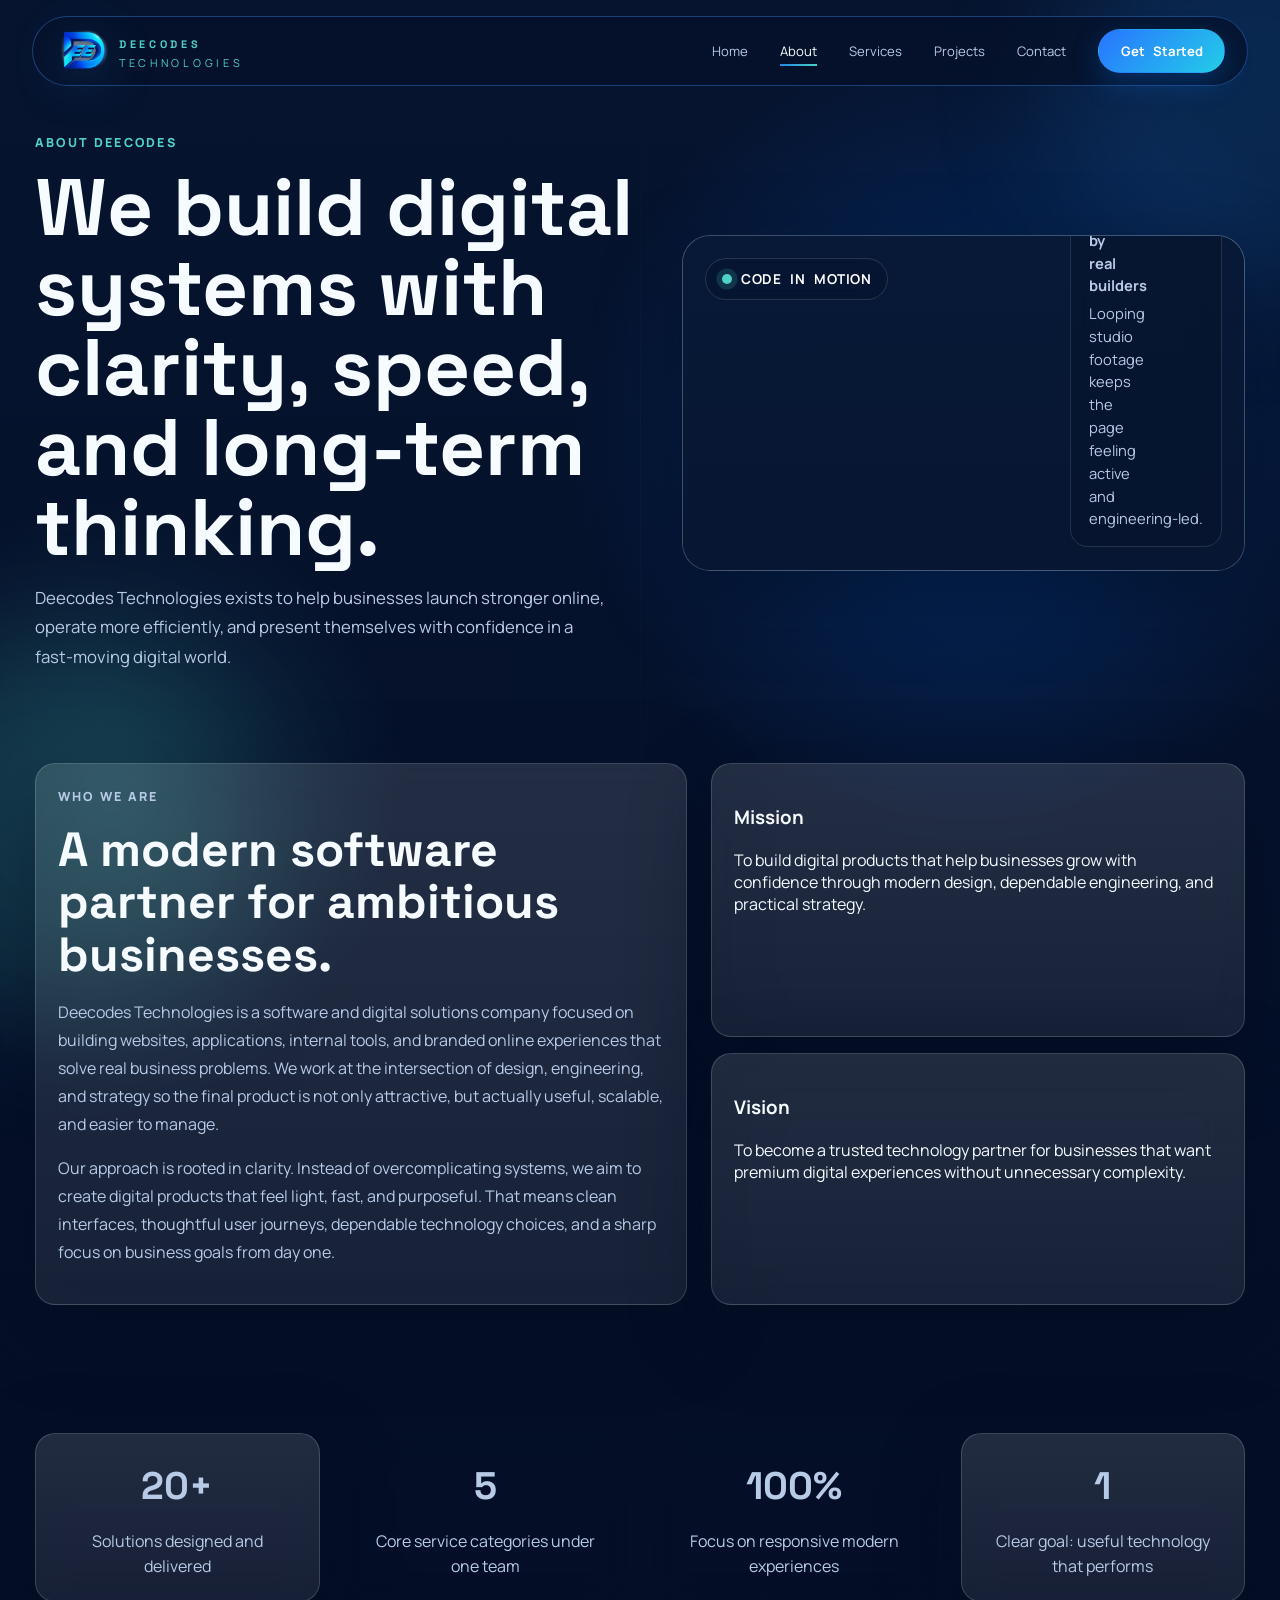
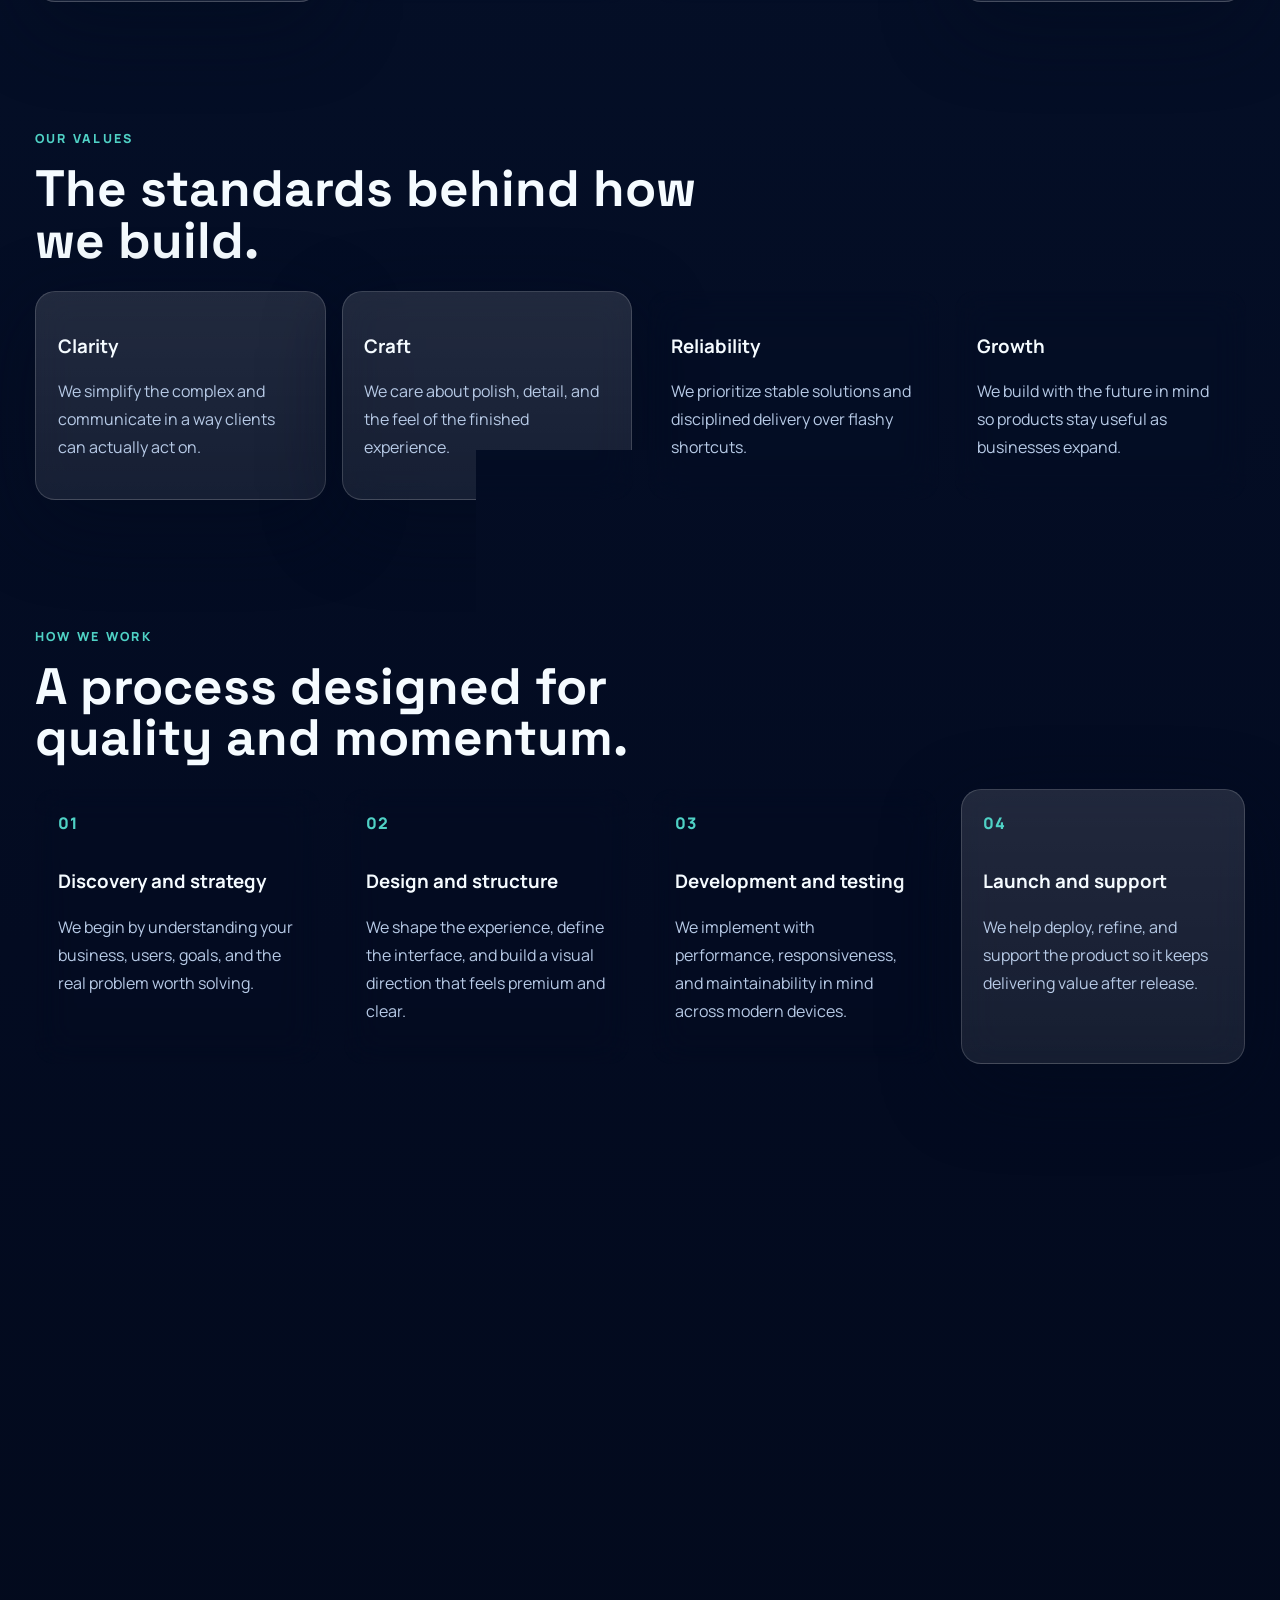
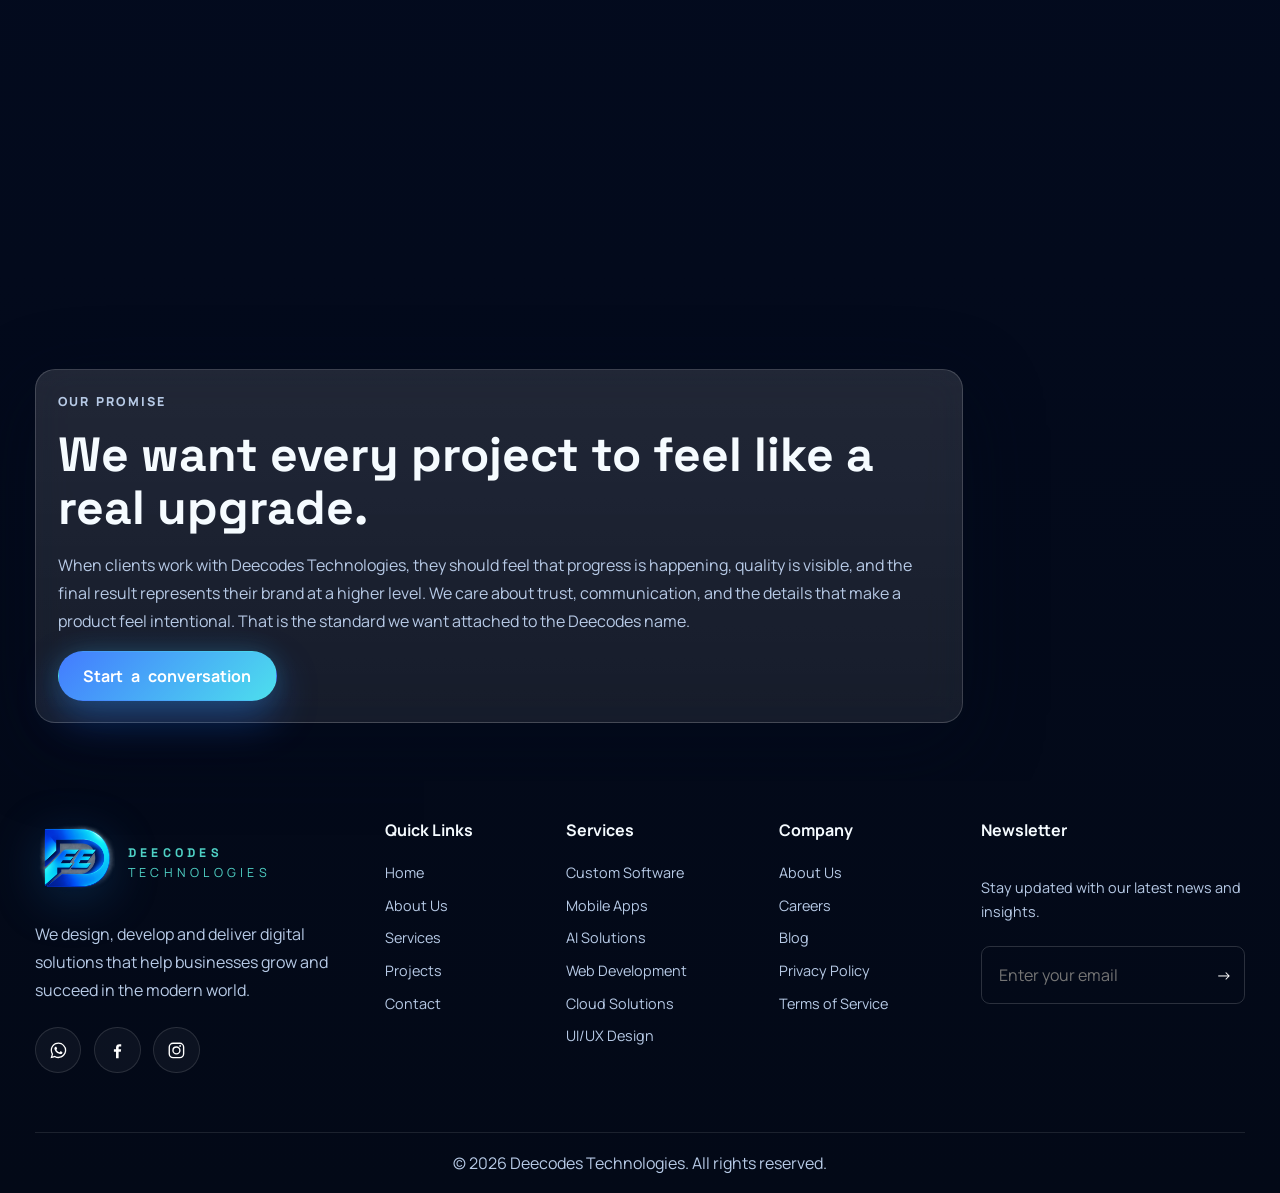
<file: veltrix technologies/about.html>
<!DOCTYPE html>
<html lang="en">
<head>
  <meta charset="UTF-8">
  <meta name="viewport" content="width=device-width, initial-scale=1.0">
  <meta
    name="description"
    content="Learn more about Deecodes Technologies, our mission, values, process, and the way we build reliable digital products."
  >
  <title>About | Deecodes Technologies</title>
  <link rel="preconnect" href="https://fonts.googleapis.com">
  <link rel="preconnect" href="https://fonts.gstatic.com" crossorigin>
  <link
    href="https://fonts.googleapis.com/css2?family=Manrope:wght@400;500;600;700;800&family=Space+Grotesk:wght@500;700&display=swap"
    rel="stylesheet"
  >
  <link rel="stylesheet" href="styles.css">
  <link rel="stylesheet" href="https://cdnjs.cloudflare.com/ajax/libs/font-awesome/6.5.2/css/all.min.css">
</head>
<body>
  <div class="site-shell">
    <div class="ambient-line" aria-hidden="true"></div>
    <header class="page-top">
      <nav class="navbar">
        <a class="brand" href="index.html" aria-label="Deecodes Technologies home">
          <img class="brand-mark" src="assets/deelogo.png" alt="Deecodes Technologies logo">
          <span class="brand-text">
            <strong>Deecodes</strong>
            <span>Technologies</span>
          </span>
        </a>

        <button class="nav-toggle" aria-label="Toggle navigation" aria-expanded="false">
          <span></span>
          <span></span>
          <span></span>
        </button>

        <div class="nav-links">
          <a href="index.html">Home</a>
          <a class="active" href="about.html">About</a>
          <a href="services.html">Services</a>
          <a href="projects.html">Projects</a>
          <a href="contact.html">Contact</a>
          <a class="btn btn-primary" href="contact.html">Get Started</a>
        </div>
      </nav>

      <section class="section page-hero page-hero-split page-hero-balanced">
        <div class="page-hero-copy">
          <p class="eyebrow">About Deecodes</p>
          <h1>We build digital systems with clarity, speed, and long-term thinking.</h1>
          <p class="hero-text">
            Deecodes Technologies exists to help businesses launch stronger online, operate more
            efficiently, and present themselves with confidence in a fast-moving digital world.
          </p>
        </div>
        <div class="hero-media glass-card">
          <span class="media-badge">Code In Motion</span>
          <video
            class="hero-video"
            autoplay
            muted
            loop
            playsinline
            poster="https://images.unsplash.com/photo-1498050108023-c5249f4df085?auto=format&fit=crop&w=1200&q=80"
            aria-label="Software developers coding at their workstations"
          >
            <source src="https://www.pexels.com/download/video/8266177/" type="video/mp4">
            <source src="https://www.pexels.com/download/video/34704446/" type="video/mp4">
          </video>
          <div class="media-caption">
            <strong>Built by real builders</strong>
            <span>Looping studio footage keeps the page feeling active and engineering-led.</span>
          </div>
        </div>
      </section>
    </header>

    <main>
      <section class="section story-grid">
        <div class="story-card glass-card">
          <p class="eyebrow">Who We Are</p>
          <h2>A modern software partner for ambitious businesses.</h2>
          <p>
            Deecodes Technologies is a software and digital solutions company focused on building
            websites, applications, internal tools, and branded online experiences that solve
            real business problems. We work at the intersection of design, engineering, and
            strategy so the final product is not only attractive, but actually useful, scalable,
            and easier to manage.
          </p>
          <p>
            Our approach is rooted in clarity. Instead of overcomplicating systems, we aim to
            create digital products that feel light, fast, and purposeful. That means clean
            interfaces, thoughtful user journeys, dependable technology choices, and a sharp
            focus on business goals from day one.
          </p>
        </div>

        <div class="story-stack">
          <article class="mini-card glass-card">
            <h3>Mission</h3>
            <p>
              To build digital products that help businesses grow with confidence through modern
              design, dependable engineering, and practical strategy.
            </p>
          </article>
          <article class="mini-card glass-card">
            <h3>Vision</h3>
            <p>
              To become a trusted technology partner for businesses that want premium digital
              experiences without unnecessary complexity.
            </p>
          </article>
        </div>
      </section>

      <section class="section stats-band">
        <div class="stats-grid">
          <article class="stat-card glass-card"><strong>20+</strong><span>Solutions designed and delivered</span></article>
          <article class="stat-card glass-card"><strong>5</strong><span>Core service categories under one team</span></article>
          <article class="stat-card glass-card"><strong>100%</strong><span>Focus on responsive modern experiences</span></article>
          <article class="stat-card glass-card"><strong>1</strong><span>Clear goal: useful technology that performs</span></article>
        </div>
      </section>

      <section class="section values-section">
        <div class="section-heading">
          <p class="eyebrow">Our Values</p>
          <h2>The standards behind how we build.</h2>
        </div>
        <div class="values-grid">
          <article class="value-card glass-card">
            <h3>Clarity</h3>
            <p>We simplify the complex and communicate in a way clients can actually act on.</p>
          </article>
          <article class="value-card glass-card">
            <h3>Craft</h3>
            <p>We care about polish, detail, and the feel of the finished experience.</p>
          </article>
          <article class="value-card glass-card">
            <h3>Reliability</h3>
            <p>We prioritize stable solutions and disciplined delivery over flashy shortcuts.</p>
          </article>
          <article class="value-card glass-card">
            <h3>Growth</h3>
            <p>We build with the future in mind so products stay useful as businesses expand.</p>
          </article>
        </div>
      </section>

      <section class="section process-section">
        <div class="section-heading">
          <p class="eyebrow">How We Work</p>
          <h2>A process designed for quality and momentum.</h2>
        </div>
        <div class="timeline">
          <article class="timeline-step glass-card">
            <span class="timeline-number">01</span>
            <h3>Discovery and strategy</h3>
            <p>We begin by understanding your business, users, goals, and the real problem worth solving.</p>
          </article>
          <article class="timeline-step glass-card">
            <span class="timeline-number">02</span>
            <h3>Design and structure</h3>
            <p>We shape the experience, define the interface, and build a visual direction that feels premium and clear.</p>
          </article>
          <article class="timeline-step glass-card">
            <span class="timeline-number">03</span>
            <h3>Development and testing</h3>
            <p>We implement with performance, responsiveness, and maintainability in mind across modern devices.</p>
          </article>
          <article class="timeline-step glass-card">
            <span class="timeline-number">04</span>
            <h3>Launch and support</h3>
            <p>We help deploy, refine, and support the product so it keeps delivering value after release.</p>
          </article>
        </div>
      </section>

      <section class="section capability-section">
        <div class="ca8pability-grid">
          <div class="capability-copy glass-card">
            <p class="eyebrow">What Makes Us Different</p>
            <h2>More than visuals. More than code. We connect both.</h2>
            <p>
              Many digital projects fail because design and development are treated like separate
              worlds. At Deecodes, we bridge that gap. We think carefully about how your product
              should look, how it should behave, and how it should support business growth over
              time. That balance helps us create solutions that feel modern while staying practical.
            </p>
            <p>
              Whether the goal is attracting clients, improving workflow, launching a new service,
              or modernizing your online presence, we aim to deliver work that is easy to trust,
              easy to use, and built with purpose.
            </p>
          </div>
          <div class="capability-list glass-card">
            <h3>Core strengths</h3>
            <ul>
              <li>Responsive web design and development</li>
              <li>Business websites and landing pages</li>
              <li>Mobile app product design and builds</li>
              <li>Internal dashboards and custom systems</li>
              <li>UI and UX refinement for better usability</li>
              <li>Hosting, deployment, and ongoing support</li>
            </ul>
          </div>
        </div>
      </section>

      <section class="section leadership-section">
        <div class="leader-card glass-card">
          <p class="eyebrow">Our Promise</p>
          <h2>We want every project to feel like a real upgrade.</h2>
          <p>
            When clients work with Deecodes Technologies, they should feel that progress is
            happening, quality is visible, and the final result represents their brand at a higher
            level. We care about trust, communication, and the details that make a product feel
            intentional. That is the standard we want attached to the Deecodes name.
          </p>
          <a class="btn btn-primary" href="contact.html">Start a conversation</a>
        </div>
      </section>
    </main>

    <footer class="footer">
      <div class="footer-brand">
        <a class="brand" href="index.html"><img class="brand-mark" src="assets/deelogo.png" alt="Deecodes Technologies logo"><span class="brand-text"><strong>Deecodes</strong><span>Technologies</span></span></a>
        <p>We design, develop and deliver digital solutions that help businesses grow and succeed in the modern world.</p>
        <div class="social-links" aria-label="Social links"><a class="social-link social-whatsapp" href="https://wa.me/254746899732" target="_blank" rel="noopener noreferrer" aria-label="Chat on WhatsApp"><svg viewBox="0 0 24 24" aria-hidden="true"><path d="M19.05 4.94A9.8 9.8 0 0 0 12.04 2c-5.45 0-9.88 4.43-9.88 9.88 0 1.74.45 3.43 1.3 4.92L2 22l5.35-1.4a9.84 9.84 0 0 0 4.69 1.19h.01c5.45 0 9.88-4.43 9.88-9.88a9.8 9.8 0 0 0-2.88-6.97Zm-7.01 15.18h-.01a8.16 8.16 0 0 1-4.16-1.14l-.3-.18-3.18.83.85-3.1-.2-.32a8.2 8.2 0 0 1-1.26-4.35c0-4.53 3.69-8.22 8.23-8.22 2.2 0 4.27.86 5.83 2.41a8.17 8.17 0 0 1 2.4 5.82c0 4.54-3.69 8.23-8.2 8.23Zm4.51-6.14c-.25-.13-1.48-.73-1.71-.81-.23-.08-.4-.13-.57.12-.17.25-.65.81-.8.97-.15.17-.3.19-.55.06-.25-.13-1.06-.39-2.02-1.23-.74-.66-1.24-1.47-1.39-1.72-.15-.25-.02-.38.11-.51.11-.11.25-.3.38-.44.13-.15.17-.25.25-.42.08-.17.04-.32-.02-.45-.06-.13-.57-1.36-.78-1.87-.21-.49-.42-.42-.57-.43h-.49c-.17 0-.45.06-.68.32-.23.25-.88.86-.88 2.09 0 1.23.9 2.42 1.03 2.59.13.17 1.77 2.7 4.29 3.79.6.26 1.06.42 1.42.54.6.19 1.14.16 1.57.1.48-.07 1.48-.61 1.69-1.2.21-.59.21-1.09.15-1.2-.06-.11-.23-.17-.48-.3Z"/></svg></a><a class="social-link social-facebook" href="https://www.facebook.com/" target="_blank" rel="noopener noreferrer" aria-label="Facebook"><svg viewBox="0 0 24 24" aria-hidden="true"><path d="M13.5 22v-8.2h2.77l.42-3.22H13.5V8.53c0-.93.26-1.56 1.59-1.56h1.7V4.09c-.29-.04-1.3-.09-2.47-.09-2.45 0-4.13 1.49-4.13 4.24v2.34H7.5v3.22h2.69V22h3.31Z"/></svg></a><a class="social-link social-instagram" href="https://www.instagram.com/" target="_blank" rel="noopener noreferrer" aria-label="Instagram"><svg viewBox="0 0 24 24" aria-hidden="true"><path d="M7.75 2h8.5A5.75 5.75 0 0 1 22 7.75v8.5A5.75 5.75 0 0 1 16.25 22h-8.5A5.75 5.75 0 0 1 2 16.25v-8.5A5.75 5.75 0 0 1 7.75 2Zm0 1.75A4 4 0 0 0 3.75 7.75v8.5a4 4 0 0 0 4 4h8.5a4 4 0 0 0 4-4v-8.5a4 4 0 0 0-4-4h-8.5Zm8.94 1.31a1.19 1.19 0 1 1 0 2.38 1.19 1.19 0 0 1 0-2.38ZM12 6.72A5.28 5.28 0 1 1 6.72 12 5.29 5.29 0 0 1 12 6.72Zm0 1.75A3.53 3.53 0 1 0 15.53 12 3.53 3.53 0 0 0 12 8.47Z"/></svg></a></div>
      </div>
      <div class="footer-column"><h3>Quick Links</h3><a href="index.html">Home</a><a href="about.html">About Us</a><a href="services.html">Services</a><a href="projects.html">Projects</a><a href="contact.html">Contact</a></div>
      <div class="footer-column"><h3>Services</h3><a href="services.html">Custom Software</a><a href="services.html">Mobile Apps</a><a href="services.html">AI Solutions</a><a href="services.html">Web Development</a><a href="services.html">Cloud Solutions</a><a href="services.html">UI/UX Design</a></div>
      <div class="footer-column"><h3>Company</h3><a href="about.html">About Us</a><a href="contact.html">Careers</a><a href="projects.html">Blog</a><a href="contact.html">Privacy Policy</a><a href="contact.html">Terms of Service</a></div>
      <div class="footer-column newsletter"><h3>Newsletter</h3><p>Stay updated with our latest news and insights.</p><form><input type="email" placeholder="Enter your email" aria-label="Email address"><button type="submit" aria-label="Subscribe">-&gt;</button></form></div>
      <p class="copyright">&copy; 2026 Deecodes Technologies. All rights reserved.</p>
    </footer>
  </div>

  <script src="script.js"></script>
</body>
</html>
</file>
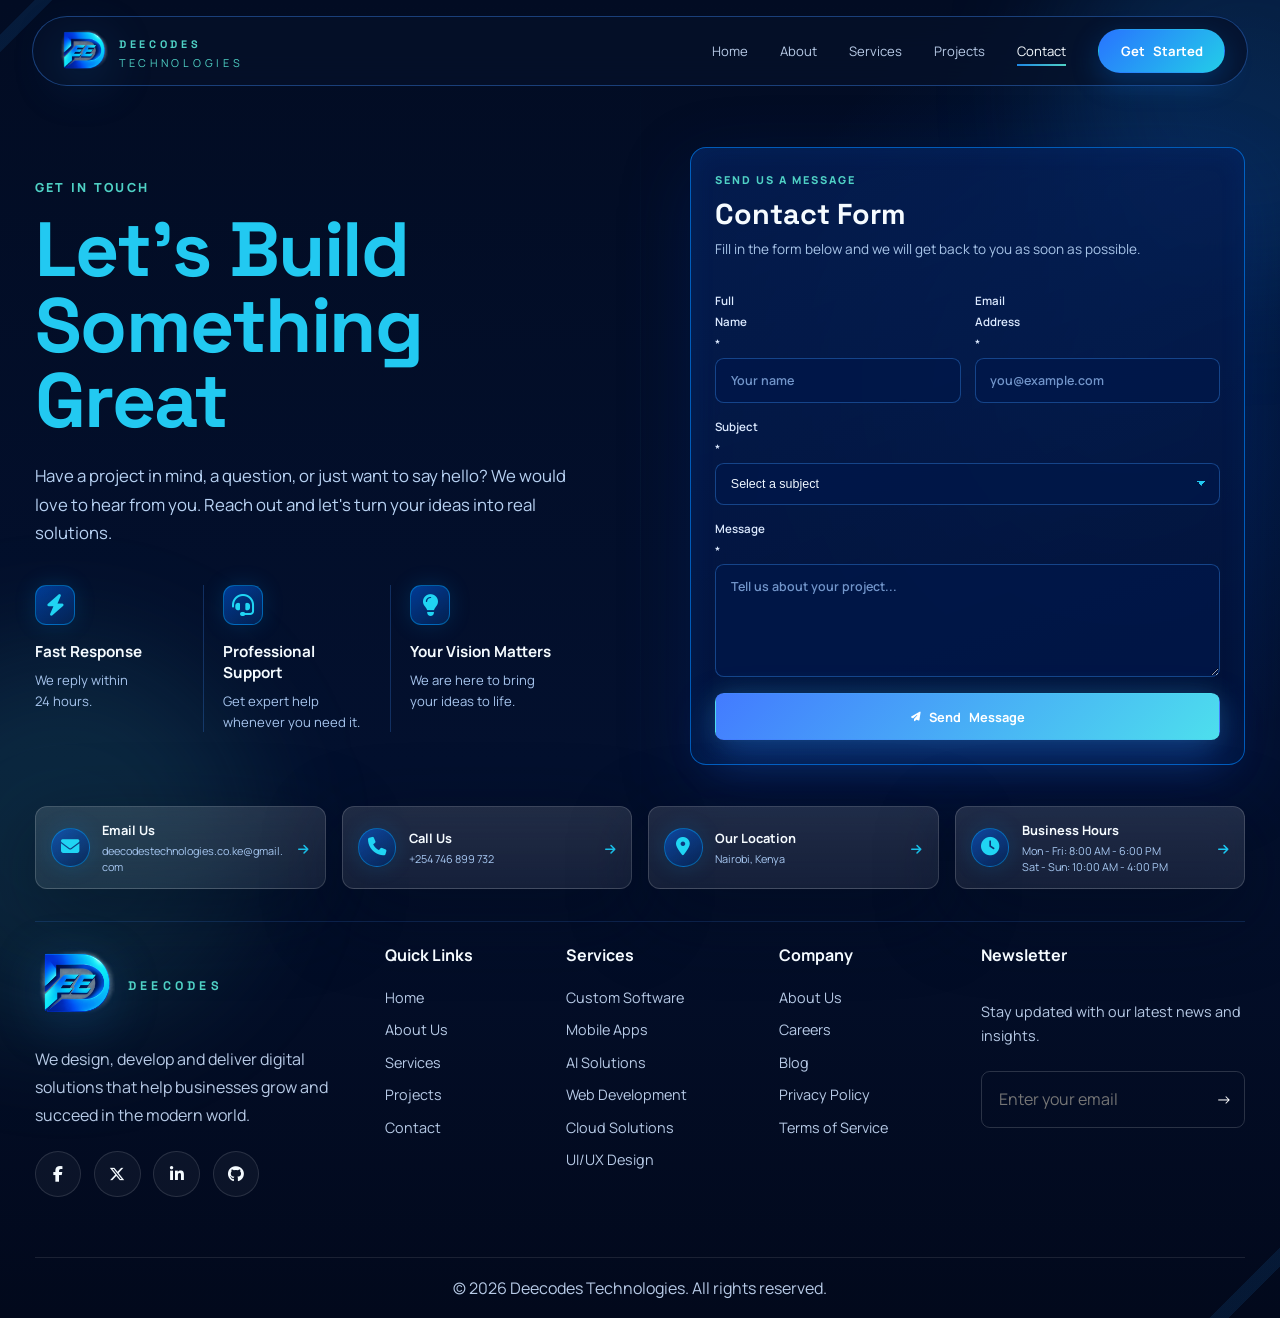
<file: veltrix technologies/contact.html>
<!DOCTYPE html>
<html lang="en">
<head>
  <meta charset="UTF-8">
  <meta name="viewport" content="width=device-width, initial-scale=1.0">
  <meta name="description" content="Contact Deecodes Technologies to start your website, app, or digital product project.">
  <title>Contact | Deecodes Technologies</title>
  <link rel="preconnect" href="https://fonts.googleapis.com">
  <link rel="preconnect" href="https://fonts.gstatic.com" crossorigin>
  <link
    href="https://fonts.googleapis.com/css2?family=Manrope:wght@400;500;600;700;800&family=Space+Grotesk:wght@500;700&display=swap"
    rel="stylesheet"
  >
  <link rel="stylesheet" href="styles.css">
  <link rel="stylesheet" href="https://cdnjs.cloudflare.com/ajax/libs/font-awesome/6.5.2/css/all.min.css">
</head>
<body class="contact-reference-page">
  <div class="site-shell">
    <div class="ambient-line" aria-hidden="true"></div>
    <header class="page-top">
      <nav class="navbar">
        <a class="brand" href="index.html" aria-label="Deecodes Technologies home">
          <img class="brand-mark" src="assets/deelogo.png" alt="Deecodes Technologies logo">
          <span class="brand-text">
            <strong>Deecodes</strong>
            <span>Technologies</span>
          </span>
        </a>
        <button class="nav-toggle" aria-label="Toggle navigation" aria-expanded="false">
          <span></span>
          <span></span>
          <span></span>
        </button>
        <div class="nav-links">
          <a href="index.html">Home</a>
          <a href="about.html">About</a>
          <a href="services.html">Services</a>
          <a href="projects.html">Projects</a>
          <a class="active" href="contact.html">Contact</a>
          <a class="btn btn-primary" href="contact.html">Get Started</a>
        </div>
      </nav>
      <section class="section contact-hero">
        <div class="contact-intro">
          <p class="eyebrow">Get In Touch</p>
          <h1>Let's Build<br><span>Something Great</span></h1>
          <p class="hero-text">Have a project in mind, a question, or just want to say hello? We would love to hear from you. Reach out and let's turn your ideas into real solutions.</p>
          <div class="contact-benefits">
            <article><span class="contact-benefit-icon" aria-hidden="true"><i class="fa-solid fa-bolt"></i></span><strong>Fast Response</strong><p>We reply within<br>24 hours.</p></article>
            <article><span class="contact-benefit-icon" aria-hidden="true"><i class="fa-solid fa-headset"></i></span><strong>Professional Support</strong><p>Get expert help<br>whenever you need it.</p></article>
            <article><span class="contact-benefit-icon" aria-hidden="true"><i class="fa-solid fa-lightbulb"></i></span><strong>Your Vision Matters</strong><p>We are here to bring<br>your ideas to life.</p></article>
          </div>
        </div>

        <form class="contact-form glass-card">
          <div class="form-heading"><p class="eyebrow">Send Us A Message</p><h2>Contact Form</h2><p>Fill in the form below and we will get back to you as soon as possible.</p></div>
          <div class="form-row">
            <label>Full Name *<input type="text" name="name" placeholder="Your name"></label>
            <label>Email Address *<input type="email" name="email" placeholder="you@example.com"></label>
          </div>
          <label>Subject *<select name="subject"><option value="">Select a subject</option><option>Website Design</option><option>Software Development</option><option>Mobile App</option><option>General Inquiry</option></select></label>
          <label>Message *<textarea name="message" rows="5" placeholder="Tell us about your project..."></textarea></label>
          <div class="send-options" hidden>
            <p class="send-options-label">Choose where to send this message:</p>
            <div class="send-options-grid" role="radiogroup" aria-label="Send method">
              <label class="send-option"><input type="radio" name="sendMethod" value="whatsapp"><span>WhatsApp</span></label>
              <label class="send-option"><input type="radio" name="sendMethod" value="email"><span>Email</span></label>
            </div>
          </div>
          <button class="btn btn-primary" type="submit"><i class="fa-solid fa-paper-plane" aria-hidden="true"></i> Send Message</button>
        </form>
      </section>
    </header>

    <main>
      <section class="section contact-details">
        <article class="contact-detail-card glass-card"><span class="detail-icon" aria-hidden="true"><i class="fa-solid fa-envelope"></i></span><div><strong>Email Us</strong><a href="mailto:deecodestechnologies.co.ke@gmail.com">deecodestechnologies.co.ke@gmail.com</a></div><span class="detail-arrow" aria-hidden="true"><i class="fa-solid fa-arrow-right"></i></span></article>
        <article class="contact-detail-card glass-card"><span class="detail-icon" aria-hidden="true"><i class="fa-solid fa-phone"></i></span><div><strong>Call Us</strong><a href="tel:+254746899732">+254 746 899 732</a></div><span class="detail-arrow" aria-hidden="true"><i class="fa-solid fa-arrow-right"></i></span></article>
        <article class="contact-detail-card glass-card"><span class="detail-icon" aria-hidden="true"><i class="fa-solid fa-location-dot"></i></span><div><strong>Our Location</strong><span>Nairobi, Kenya</span></div><span class="detail-arrow" aria-hidden="true"><i class="fa-solid fa-arrow-right"></i></span></article>
        <article class="contact-detail-card glass-card"><span class="detail-icon" aria-hidden="true"><i class="fa-solid fa-clock"></i></span><div><strong>Business Hours</strong><span>Mon - Fri: 8:00 AM - 6:00 PM<br>Sat - Sun: 10:00 AM - 4:00 PM</span></div><span class="detail-arrow" aria-hidden="true"><i class="fa-solid fa-arrow-right"></i></span></article>
      </section>
    </main>

    <footer class="footer">
      <div class="footer-brand">
        <a class="brand" href="index.html"><img class="brand-mark" src="assets/deelogo.png" alt="Deecodes Technologies logo"><span class="brand-text"><strong>Deecodes</strong><span>Technologies</span></span></a>
        <p>We design, develop and deliver digital solutions that help businesses grow and succeed in the modern world.</p>
        <div class="social-links" aria-label="Social links"><a class="social-link" href="#" aria-label="Facebook"><i class="fa-brands fa-facebook-f"></i></a><a class="social-link" href="#" aria-label="Twitter"><i class="fa-brands fa-x-twitter"></i></a><a class="social-link" href="#" aria-label="LinkedIn"><i class="fa-brands fa-linkedin-in"></i></a><a class="social-link" href="#" aria-label="GitHub"><i class="fa-brands fa-github"></i></a></div>
      </div>
      <div class="footer-column"><h3>Quick Links</h3><a href="index.html">Home</a><a href="about.html">About Us</a><a href="services.html">Services</a><a href="projects.html">Projects</a><a href="contact.html">Contact</a></div>
      <div class="footer-column"><h3>Services</h3><a href="services.html">Custom Software</a><a href="services.html">Mobile Apps</a><a href="services.html">AI Solutions</a><a href="services.html">Web Development</a><a href="services.html">Cloud Solutions</a><a href="services.html">UI/UX Design</a></div>
      <div class="footer-column"><h3>Company</h3><a href="about.html">About Us</a><a href="contact.html">Careers</a><a href="projects.html">Blog</a><a href="contact.html">Privacy Policy</a><a href="contact.html">Terms of Service</a></div>
      <div class="footer-column newsletter"><h3>Newsletter</h3><p>Stay updated with our latest news and insights.</p><form><input type="email" placeholder="Enter your email" aria-label="Email address"><button type="submit" aria-label="Subscribe">-&gt;</button></form></div>
      <p class="copyright">&copy; 2026 Deecodes Technologies. All rights reserved.</p>
    </footer>
  </div>

  <script src="script.js"></script>
</body>
</html>
</file>
<file: veltrix technologies/styles.css>
:root {
  --bg: #07152f;
  --bg-soft: #0a1f44;
  --surface: rgba(255, 255, 255, 0.08);
  --surface-strong: rgba(255, 255, 255, 0.12);
  --border: rgba(255, 255, 255, 0.16);
  --text: #f5fbff;
  --muted: #b7cae6;
  --primary: #1e88e5;
  --accent: #4fd1c5;
  --shadow: 0 24px 80px rgba(3, 11, 28, 0.45);
  --radius-lg: 28px;
  --radius-md: 20px;
  --radius-sm: 14px;
  --container: 1180px;
  --section-space: 4rem;
}

* {
  box-sizing: border-box;
}

html {
  scroll-behavior: smooth;
}

body {
  margin: 0;
  font-family: "Manrope", sans-serif;
  color: var(--text);
  background:
    radial-gradient(circle at 76% 10%, rgba(0, 112, 255, 0.28), transparent 25rem),
    radial-gradient(circle at 9% 18%, rgba(79, 209, 197, 0.16), transparent 18rem),
    linear-gradient(180deg, #06142f 0%, #030b21 58%, #030917 100%);
  overflow-x: hidden;
}

body.menu-open {
  overflow: hidden;
}

a {
  color: inherit;
  text-decoration: none;
}

button,
input,
textarea {
  font: inherit;
}

.site-shell {
  position: relative;
  overflow: hidden;
}

.site-shell::before,
.site-shell::after {
  content: "";
  position: fixed;
  inset: auto;
  width: 24rem;
  height: 24rem;
  border-radius: 50%;
  filter: blur(60px);
  pointer-events: none;
  z-index: -1;
}

.site-shell::before {
  top: -6rem;
  right: -10rem;
  background: rgba(30, 136, 229, 0.18);
}

.site-shell::after {
  bottom: -8rem;
  left: -8rem;
  background: rgba(79, 209, 197, 0.12);
}

.site-shell .ambient-line {
  position: fixed;
  inset: 0 auto 0 50%;
  width: 1px;
  background: linear-gradient(180deg, transparent, rgba(79, 209, 197, 0.12), transparent);
  opacity: 0.35;
  pointer-events: none;
  z-index: -1;
}

.section,
.navbar,
.footer {
  width: min(calc(100% - 4rem), 1210px);
  margin: 0 auto;
}

.section {
  padding: var(--section-space) 0;
}

.hero-wrap {
  padding-bottom: 2rem;
}

.page-top {
  padding-bottom: 0.75rem;
}

.navbar {
  position: sticky;
  top: 0;
  z-index: 20;
  display: flex;
  align-items: center;
  justify-content: space-between;
  margin-top: 1.55rem;
  padding: 0.72rem 1.05rem 0.72rem 1.35rem;
  background: rgba(6, 17, 42, 0.78);
  border: 1px solid rgba(64, 142, 255, 0.38);
  border-radius: 999px;
  box-shadow: inset 0 0 36px rgba(39, 121, 255, 0.12), 0 18px 70px rgba(0, 0, 0, 0.32);
  transition: transform 220ms ease, border-color 220ms ease, background 220ms ease, box-shadow 220ms ease;
  -webkit-backdrop-filter: blur(16px);
    backdrop-filter: blur(16px);
}

.brand {
  display: inline-flex;
  align-items: center;
  gap: 0.8rem;
  flex: 0 0 auto;
}

.brand-mark {
  width: 3.2rem;
  height: 3.2rem;
  display: block;
  object-fit: contain;
  object-position: center;
  filter: drop-shadow(0 10px 24px rgba(30, 136, 229, 0.25));
  transition: transform 260ms ease, filter 260ms ease;
}

.brand-text {
  display: flex;
  flex-direction: column;
  line-height: 0.95;
}

.brand-text strong {
  font-family: "Space Grotesk", sans-serif;
  font-size: 1.2rem;
  letter-spacing: 0.05em;
  text-transform: uppercase;
}

.brand-text span {
  margin-top: 0.22rem;
  font-size: 0.72rem;
  color: var(--accent);
  letter-spacing: 0.34em;
  text-transform: uppercase;
}

.brand:hover .brand-mark,
.brand:focus-visible .brand-mark {
  transform: translateY(-2px) scale(1.02);
  filter: drop-shadow(0 16px 30px rgba(79, 209, 197, 0.32));
}

.nav-links {
  display: flex;
  align-items: center;
  gap: 2.05rem;
  font-size: 0.9rem;
}

.nav-links a:not(.btn) {
  position: relative;
  color: var(--muted);
  transition: color 180ms ease, transform 180ms ease;
}

.nav-links a:not(.btn)::after {
  content: "";
  position: absolute;
  left: 0;
  bottom: -0.35rem;
  width: 100%;
  height: 2px;
  background: linear-gradient(90deg, var(--primary), var(--accent));
  transform: scaleX(0);
  transform-origin: left;
  transition: transform 220ms ease;
}

.nav-links a.active:not(.btn) {
  color: var(--text);
}

.nav-links a:not(.btn):hover,
.nav-links a:not(.btn):focus-visible {
  color: var(--text);
  transform: translateY(-1px);
}

.nav-links a:not(.btn):hover::after,
.nav-links a:not(.btn):focus-visible::after,
.nav-links a.active:not(.btn)::after {
  transform: scaleX(1);
}

.nav-toggle {
  display: none;
  border: 0;
  background: transparent;
  flex-direction: column;
  gap: 0.35rem;
  padding: 0.25rem;
  cursor: pointer;
}

.nav-toggle span {
  width: 1.5rem;
  height: 2px;
  background: var(--text);
  border-radius: 999px;
  transition: transform 180ms ease, opacity 180ms ease;
}

.btn {
  display: inline-flex;
  align-items: center;
  justify-content: center;
  gap: 0.5rem;
  min-height: 3.1rem;
  padding: 0.82rem 1.55rem;
  border: 1px solid transparent;
  border-radius: 999px;
  font-weight: 700;
  position: relative;
  overflow: hidden;
  transition: transform 180ms ease, box-shadow 180ms ease, border-color 180ms ease, background 180ms ease;
}

.btn:hover,
.btn:focus-visible {
  transform: translateY(-2px);
}

.btn-primary {
  background: linear-gradient(135deg, #437bff 0%, #4ddfed 100%);
  color: #fff;
  box-shadow: 0 18px 42px rgba(36, 119, 255, 0.35), 0 0 26px rgba(77, 223, 237, 0.18);
}

.btn::after {
  content: "";
  position: absolute;
  inset: 0;
  background: linear-gradient(120deg, transparent 20%, rgba(255, 255, 255, 0.24) 50%, transparent 80%);
  transform: translateX(-120%);
  transition: transform 450ms ease;
}

.btn:hover::after,
.btn:focus-visible::after {
  transform: translateX(120%);
}

.btn-secondary {
  background: rgba(255, 255, 255, 0.025);
  color: var(--text);
  border-color: rgba(255, 255, 255, 0.58);
}

.hero {
  display: grid;
  grid-template-columns: 1.1fr 0.9fr;
  align-items: center;
  gap: 2rem;
  min-height: calc(100vh - 7rem);
  padding-top: 2rem;
}

.eyebrow {
  margin: 0 0 1rem;
  text-transform: uppercase;
  letter-spacing: 0.18em;
  color: var(--accent);
  font-size: 0.78rem;
  font-weight: 800;
}

.hero h1,
.section-heading h2,
.cta-panel h2 {
  margin: 0;
  font-family: "Space Grotesk", sans-serif;
  line-height: 1;
}

.hero h1 {
  font-size: clamp(3rem, 6vw, 5.7rem);
  max-width: 11ch;
}

.highlight {
  color: #43d7e4;
}

.hero-pulse {
  margin-top: 1.75rem;
  padding: 1.3rem 1.4rem;
  border-radius: var(--radius-md);
  background: rgba(255, 255, 255, 0.06);
  border: 1px solid rgba(255, 255, 255, 0.1);
}

.hero-pulse strong,
.hero-pulse span {
  display: block;
}

.hero-pulse strong {
  font-size: 1rem;
  margin-bottom: 0.4rem;
}

.hero-visual {
  position: relative;
  min-height: 36rem;
  border-radius: var(--radius-lg);
  overflow: hidden;
  isolation: isolate;
}

.hero-frame {
  position: relative;
  width: 100%;
  height: 100%;
  overflow: hidden;
  border-radius: var(--radius-lg);
}

.hero-frame img {
  width: 100%;
  height: 100%;
  object-fit: cover;
  display: block;
}

.hero-badge {
  position: absolute;
  display: flex;
  flex-direction: column;
  gap: 0.35rem;
  padding: 1rem 1.1rem;
  border-radius: 1.25rem;
  background: rgba(7, 21, 47, 0.82);
  border: 1px solid rgba(255, 255, 255, 0.16);
  backdrop-filter: blur(18px);
}

.hero-badge .chip {
  background: rgba(79, 209, 197, 0.16);
  color: var(--text);
}

.hero-badge strong {
  font-size: 1.4rem;
  display: block;
}

.badge-top {
  top: 1.5rem;
  left: 1.5rem;
}

.badge-right {
  top: 1.5rem;
  right: 1.5rem;
}

.badge-bottom-left {
  left: 1.5rem;
  bottom: 1.5rem;
}

.badge-bottom-right {
  right: 1.5rem;
  bottom: 1.5rem;
}

.hero-actions {
  display: flex;
  flex-wrap: wrap;
  gap: 1rem;
  margin: 1.5rem 0;
}

.hero-text {
  max-width: 60ch;
  margin: 1rem 0 0;
  font-size: 1.05rem;
}

.stats-grid {
  display: grid;
  grid-template-columns: repeat(4, minmax(0, 1fr));
  gap: 1rem;
}

.stat-card {
  text-align: center;
}

.stat-card strong {
  font-size: 2rem;
}

.stat-card span {
  color: var(--muted);
}

/* Contact page reference layout */
.contact-reference-page {
  background:
    linear-gradient(135deg, transparent 0 6%, rgba(30, 136, 229, 0.12) 6.1% 9%, transparent 9.1%) top left / 18rem 18rem no-repeat,
    linear-gradient(315deg, transparent 0 8%, rgba(30, 136, 229, 0.12) 8.1% 11%, transparent 11.1%) bottom right / 20rem 20rem no-repeat,
    radial-gradient(circle at 88% 28%, rgba(0, 112, 255, 0.18), transparent 24rem),
    linear-gradient(180deg, #020c23 0%, #03102e 58%, #02091c 100%);
}

.contact-reference-page .navbar {
  margin-top: 0;
  width: min(calc(100% - 4rem), 1210px);
  border-top: 0;
  border-left-color: transparent;
  border-right-color: transparent;
  border-radius: 0;
  background: rgba(2, 12, 35, 0.72);
}

.contact-reference-page .brand-mark {
  width: 3.2rem;
  height: 3.1rem;
  object-fit: contain;
}

.contact-reference-page .brand-text {
  display: flex;
}

.contact-reference-page .brand-text > span {
  display: none;
}

.contact-reference-page .page-top {
  padding-bottom: 0;
}

.contact-hero {
  display: grid;
  grid-template-columns: minmax(0, 1fr) minmax(32rem, 0.98fr);
  gap: clamp(3rem, 7vw, 7rem);
  align-items: center;
  padding-top: 3.8rem;
  padding-bottom: 2rem;
}

.contact-intro {
  max-width: 34rem;
}

.contact-intro h1 {
  margin: 0;
  font-family: "Space Grotesk", sans-serif;
  font-size: clamp(3rem, 6vw, 5.2rem);
  line-height: 0.98;
  letter-spacing: -0.02em;
}

.contact-intro h1 span {
  color: #22c9f1;
}

.contact-intro .hero-text {
  max-width: 34rem;
  margin-top: 1.5rem;
  color: #b8d2f3;
  line-height: 1.7;
}

.contact-benefits {
  display: grid;
  grid-template-columns: repeat(3, minmax(0, 1fr));
  gap: 1.2rem;
  margin-top: 2.35rem;
}

.contact-benefits article {
  min-width: 0;
  padding-right: 1rem;
  border-right: 1px solid rgba(64, 142, 255, 0.25);
}

.contact-benefits article:last-child {
  border-right: 0;
}

.contact-benefit-icon,
.detail-icon {
  display: inline-flex;
  align-items: center;
  justify-content: center;
  color: #20d5f3;
  background: linear-gradient(145deg, rgba(0, 104, 255, 0.5), rgba(4, 38, 92, 0.75));
  border: 1px solid rgba(0, 171, 255, 0.44);
  box-shadow: 0 0 22px rgba(0, 153, 255, 0.16);
}

.contact-benefit-icon {
  width: 2.5rem;
  height: 2.5rem;
  margin-bottom: 1rem;
  border-radius: 0.7rem;
  font-size: 1.35rem;
}

.contact-benefits strong,
.contact-benefits p {
  display: block;
}

.contact-benefits strong {
  font-size: 0.95rem;
}

.contact-benefits p {
  margin: 0.5rem 0 0;
  color: #a6c4ed;
  font-size: 0.82rem;
  line-height: 1.55;
}

.contact-reference-page .contact-form {
  gap: 1rem;
  padding: 1.5rem;
  border: 1px solid rgba(0, 133, 255, 0.64);
  border-radius: 1rem;
  background: linear-gradient(160deg, rgba(5, 34, 94, 0.72), rgba(2, 17, 54, 0.9));
  box-shadow: 0 22px 70px rgba(0, 41, 125, 0.28), inset 0 0 28px rgba(0, 113, 255, 0.08);
}

.form-heading .eyebrow {
  margin-bottom: 0.55rem;
  font-size: 0.68rem;
}

.form-heading h2 {
  margin: 0;
  font-family: "Space Grotesk", sans-serif;
  font-size: 1.8rem;
}

.form-heading > p:last-child {
  margin: 0.5rem 0 1.2rem;
  color: #a8c5e9;
  font-size: 0.85rem;
}

.form-row {
  display: grid;
  grid-template-columns: repeat(2, minmax(0, 1fr));
  gap: 0.85rem;
}

.contact-reference-page .contact-form label {
  gap: 0.42rem;
  color: #dceaff;
  font-size: 0.72rem;
}

.contact-reference-page .contact-form input,
.contact-reference-page .contact-form textarea,
.contact-reference-page .contact-form select {
  border-color: rgba(53, 137, 237, 0.4);
  border-radius: 0.55rem;
  background: rgba(0, 24, 74, 0.78);
  color: #eef7ff;
  padding: 0.82rem 0.9rem;
  font-size: 0.78rem;
}

.contact-reference-page .contact-form select {
  appearance: none;
  background-image: linear-gradient(45deg, transparent 50%, #22c9f1 50%), linear-gradient(135deg, #22c9f1 50%, transparent 50%);
  background-position: calc(100% - 1.1rem) 50%, calc(100% - 0.8rem) 50%;
  background-size: 0.3rem 0.3rem, 0.3rem 0.3rem;
  background-repeat: no-repeat;
}

.contact-reference-page .contact-form input::placeholder,
.contact-reference-page .contact-form textarea::placeholder {
  color: #7195ca;
}

.contact-reference-page .contact-form textarea {
  min-height: 4.7rem;
  resize: vertical;
}

.contact-reference-page .contact-form .btn {
  width: 100%;
  min-height: 2.8rem;
  border-radius: 0.55rem;
  font-size: 0.8rem;
}

.contact-details {
  display: grid;
  grid-template-columns: repeat(4, minmax(0, 1fr));
  gap: 1rem;
  padding-top: 0.6rem;
  padding-bottom: 2rem;
}

.contact-detail-card {
  display: flex;
  align-items: center;
  gap: 0.8rem;
  min-width: 0;
  min-height: 4.7rem;
  padding: 0.85rem 0.95rem;
  border: 1px solid rgba(31, 125, 235, 0.48);
  border-radius: 0.75rem;
  background: rgba(2, 19, 56, 0.65);
}

.detail-icon {
  flex: 0 0 auto;
  width: 2.4rem;
  height: 2.4rem;
  border-radius: 50%;
  font-size: 1.15rem;
}

.contact-detail-card div {
  min-width: 0;
}

.contact-detail-card strong,
.contact-detail-card a,
.contact-detail-card div > span {
  display: block;
}

.contact-detail-card strong {
  margin-bottom: 0.25rem;
  font-size: 0.8rem;
}

.contact-detail-card a,
.contact-detail-card div > span {
  overflow-wrap: anywhere;
  color: #a7c8f2;
  font-size: 0.68rem;
  line-height: 1.45;
}

.contact-detail-card a:hover {
  color: var(--accent);
}

.detail-arrow {
  margin-left: auto;
  color: #1bc8f2;
  font-size: 1rem;
}

.contact-reference-page .footer {
  border-top: 1px solid rgba(64, 142, 255, 0.2);
  padding-top: 1.35rem;
}

@media (max-width: 1100px) {
  .contact-hero {
    grid-template-columns: 1fr;
    gap: 2.5rem;
  }

  .contact-intro {
    max-width: none;
  }

  .contact-details {
    grid-template-columns: repeat(2, minmax(0, 1fr));
  }
}

@media (max-width: 600px) {
  .contact-reference-page .navbar {
    width: calc(100% - 2rem);
  }

  .contact-reference-page .brand-mark {
    width: 3.2rem;
  }

  .contact-hero {
    padding-top: 2.6rem;
  }

  .contact-intro h1 {
    font-size: clamp(2.8rem, 14vw, 4.2rem);
  }

  .contact-benefits,
  .form-row,
  .contact-details {
    grid-template-columns: 1fr;
  }

  .contact-benefits article {
    padding: 0 0 1rem;
    border-right: 0;
    border-bottom: 1px solid rgba(64, 142, 255, 0.25);
  }

  .contact-benefits article:last-child {
    border-bottom: 0;
  }
}

/* Projects page reference layout */
.projects-reference-page {
  background:
    linear-gradient(135deg, transparent 0 5%, rgba(30, 136, 229, 0.18) 5.1% 9%, transparent 9.1%) top left / 18rem 18rem no-repeat,
    radial-gradient(circle at 78% 22%, rgba(0, 112, 255, 0.22), transparent 25rem),
    linear-gradient(180deg, #020b21 0%, #031535 54%, #02091b 100%);
}

.projects-reference-page .navbar {
  margin-top: 0;
  width: min(calc(100% - 4rem), 1210px);
  border-top: 0;
  border-left-color: transparent;
  border-right-color: transparent;
  border-radius: 0;
  background: rgba(2, 12, 35, 0.72);
}

.projects-reference-page .page-top {
  padding-bottom: 0;
}

.projects-reference-page .brand-mark {
  width: 3.2rem;
  height: 3.1rem;
  object-fit: contain;
}

.projects-reference-page .brand-text > span {
  display: none;
}

.projects-hero {
  position: relative;
  display: grid;
  grid-template-columns: minmax(0, 0.9fr) minmax(0, 1.1fr);
  gap: 2rem;
  align-items: center;
  min-height: 16rem;
  padding-top: 2.3rem;
  padding-bottom: 1.2rem;
}

.projects-hero-copy {
  position: relative;
  z-index: 2;
}

.projects-hero h1 {
  margin: 0;
  font-family: "Space Grotesk", sans-serif;
  font-size: clamp(3rem, 5.4vw, 4.6rem);
  line-height: 0.98;
  letter-spacing: -0.02em;
}

.projects-hero h1 span {
  color: #1ec8f0;
}

.projects-hero .hero-text {
  max-width: 34rem;
  margin: 0.9rem 0 1.3rem;
  color: #b5cdec;
  font-size: 0.9rem;
  line-height: 1.55;
}

.project-filters {
  display: flex;
  flex-wrap: wrap;
  gap: 0.55rem;
}

.project-filters button {
  min-height: 2rem;
  padding: 0.45rem 1rem;
  border: 1px solid rgba(48, 126, 229, 0.5);
  border-radius: 999px;
  background: rgba(2, 25, 70, 0.72);
  color: #b8d2ef;
  cursor: pointer;
  font-size: 0.68rem;
  transition: transform 180ms ease, color 180ms ease, border-color 180ms ease, background 180ms ease;
}

.project-filters button:hover,
.project-filters button:focus-visible,
.project-filters button.is-active {
  color: #fff;
  border-color: #1dc8f1;
  background: linear-gradient(135deg, #145fff, #0cc5e9);
  transform: translateY(-2px);
}

.projects-hero-art {
  position: relative;
  min-height: 15rem;
  overflow: hidden;
  border-radius: 1rem;
  border: 1px solid rgba(44, 156, 255, 0.45);
  box-shadow: 0 1.5rem 3rem rgba(0, 35, 105, 0.3);
}

.projects-hero-art::before,
.projects-hero-art::after {
  content: "";
  position: absolute;
  border: 1px solid rgba(41, 147, 255, 0.45);
  border-radius: 50%;
  transform: rotate(-18deg);
}

.projects-hero-art::before {
  width: 35rem;
  height: 14rem;
  right: -5rem;
  top: 0.5rem;
}

.projects-hero-art::after {
  width: 29rem;
  height: 12rem;
  right: 0;
  top: 2.3rem;
  opacity: 0.5;
}

.hero-laptop {
  position: absolute;
  right: 17%;
  bottom: 2.4rem;
  z-index: 1;
  width: 17rem;
  transform: perspective(700px) rotateY(-13deg) rotateX(4deg);
  filter: drop-shadow(0 1.5rem 1.5rem rgba(0, 79, 221, 0.45));
}

.hero-laptop-screen {
  height: 9.8rem;
  padding: 1rem;
  border: 2px solid #159dff;
  border-radius: 0.6rem 0.6rem 0.25rem 0.25rem;
  background: linear-gradient(145deg, #061d52, #010c26);
  box-shadow: inset 0 0 1.5rem rgba(0, 129, 255, 0.3);
}

.hero-laptop-screen span,
.hero-laptop-screen i,
.hero-laptop-screen b,
.hero-laptop-screen em {
  display: block;
  height: 0.3rem;
  margin: 0.45rem 0;
  border-radius: 999px;
  background: linear-gradient(90deg, #17c7f1, #2367ff 60%, transparent);
}

.hero-laptop-screen i { width: 72%; background: linear-gradient(90deg, #ff9e57, #2b8bff 60%, transparent); }
.hero-laptop-screen b { width: 82%; }
.hero-laptop-screen em { width: 54%; background: linear-gradient(90deg, #55e6b8, #246aff 60%, transparent); }

.hero-laptop-base {
  width: 116%;
  height: 0.8rem;
  margin-left: -8%;
  border-radius: 0 0 0.8rem 0.8rem;
  background: linear-gradient(180deg, #1579db, #061c53);
  transform: perspective(200px) rotateX(-16deg);
}

.hero-phone {
  position: absolute;
  right: 4%;
  bottom: 2.2rem;
  z-index: 2;
  width: 4.4rem;
  height: 8.8rem;
  padding: 1.6rem 0.45rem 0.5rem;
  border: 2px solid #10aef7;
  border-radius: 0.8rem;
  background: linear-gradient(160deg, #06255e, #010b26);
  transform: rotate(10deg);
  box-shadow: 0 1rem 2rem rgba(0, 67, 212, 0.42);
}

.hero-phone span,
.hero-phone i {
  display: block;
  height: 0.35rem;
  margin-bottom: 0.65rem;
  border-radius: 999px;
  background: #159cf0;
}

.hero-phone strong {
  display: block;
  margin-bottom: 0.9rem;
  color: #fff;
  font-size: 0.4rem;
}

.hero-phone i { background: linear-gradient(90deg, #17d3f1, #254dbe); }

.projects-showcase {
  padding-top: 0.7rem;
}

.projects-grid-reference {
  display: grid;
  grid-template-columns: repeat(3, minmax(0, 1fr));
  gap: 0.85rem;
}

.project-tile {
  display: grid;
  grid-template-columns: 10rem minmax(0, 1fr);
  gap: 0.85rem;
  min-width: 0;
  padding: 0.7rem;
  border: 1px solid rgba(35, 121, 230, 0.42);
  border-radius: 0.75rem;
  background: rgba(2, 18, 53, 0.74);
  transition: transform 220ms ease, border-color 220ms ease, box-shadow 220ms ease;
}

.project-tile:hover {
  transform: translateY(-4px);
  border-color: rgba(20, 200, 242, 0.72);
  box-shadow: 0 1rem 2rem rgba(0, 42, 138, 0.28);
}

.project-tile.is-hidden {
  display: none;
}

.project-visual {
  position: relative;
  min-height: 9.5rem;
  overflow: hidden;
  border-radius: 0.55rem;
  background-size: cover;
  background-position: center;
}

.project-visual::after {
  content: "";
  position: absolute;
  inset: 0;
  background: linear-gradient(180deg, transparent 46%, rgba(1, 10, 30, 0.6));
}

.project-nature { background-image: url("https://images.unsplash.com/photo-1497250681960-ef046c08a56e?auto=format&fit=crop&w=700&q=80"); }
.project-mindloom { background-image: url("https://images.unsplash.com/photo-1559757175-0eb30cd8c063?auto=format&fit=crop&w=700&q=80"); }
.project-echo { background-image: url("https://images.unsplash.com/photo-1556742049-0cfed4f6a45d?auto=format&fit=crop&w=700&q=80"); }
.project-kvtvc { background-image: url("https://images.unsplash.com/photo-1516321318423-f06f85e504b3?auto=format&fit=crop&w=700&q=80"); }
.project-fitzone { background-image: url("https://images.unsplash.com/photo-1534438327276-14e5300c3a48?auto=format&fit=crop&w=700&q=80"); }
.project-coming { background-image: linear-gradient(145deg, #082c6a, #03122f 55%, #074f8b); }

.project-badge {
  position: absolute;
  top: 0.55rem;
  left: 0.55rem;
  z-index: 1;
  padding: 0.25rem 0.5rem;
  border: 1px solid #00ce92;
  border-radius: 999px;
  background: rgba(0, 74, 75, 0.8);
  color: #48f0bd;
  font-size: 0.55rem;
  font-weight: 800;
}

.project-badge-purple {
  border-color: #a05cff;
  background: rgba(87, 21, 173, 0.8);
  color: #e4c7ff;
}

.project-badge-green {
  border-color: #00d58f;
  background: rgba(0, 85, 89, 0.82);
  color: #58f2bb;
}

.project-tile-copy {
  min-width: 0;
  padding: 0.15rem 0.1rem;
}

.project-tile-copy h3 {
  margin: 0;
  font-size: 1rem;
}

.project-subtitle {
  display: block;
  margin-top: 0.25rem;
  color: #c5dbf5;
  font-size: 0.62rem;
}

.project-tile-copy p {
  margin: 0.55rem 0;
  color: #8eafd8;
  font-size: 0.65rem;
  line-height: 1.45;
}

.project-tags {
  display: flex;
  flex-wrap: wrap;
  gap: 0.3rem;
}

.project-tags span {
  padding: 0.25rem 0.45rem;
  border-radius: 999px;
  background: rgba(20, 91, 182, 0.45);
  color: #c3dcff;
  font-size: 0.54rem;
}

.project-tile-copy a {
  display: inline-block;
  margin-top: 0.7rem;
  color: #18c9f1;
  font-size: 0.62rem;
  font-weight: 800;
}

.projects-cta {
  display: flex;
  align-items: center;
  gap: 1rem;
  margin-top: 0.85rem;
  padding: 0.75rem 1rem;
  border: 1px solid rgba(31, 127, 239, 0.52);
  border-radius: 0.75rem;
  background: linear-gradient(135deg, rgba(0, 74, 170, 0.55), rgba(2, 18, 53, 0.8));
}

.projects-cta-icon {
  display: inline-flex;
  align-items: center;
  justify-content: center;
  flex: 0 0 auto;
  width: 2.4rem;
  height: 2.4rem;
  border-radius: 0.55rem;
  background: #076df1;
  color: white;
  font-weight: 800;
}

.projects-cta h2 {
  margin: 0;
  font-size: 0.95rem;
}

.projects-cta p {
  margin: 0.25rem 0 0;
  color: #a6c5ec;
  font-size: 0.63rem;
}

.projects-cta .btn {
  margin-left: auto;
  min-height: 2.3rem;
  padding: 0.55rem 1.2rem;
  font-size: 0.68rem;
}

@media (max-width: 1100px) {
  .projects-grid-reference {
    grid-template-columns: repeat(2, minmax(0, 1fr));
  }
}

@media (max-width: 760px) {
  .projects-reference-page .navbar {
    width: calc(100% - 2rem);
  }

  .projects-hero {
    grid-template-columns: 1fr;
    padding-top: 2.4rem;
  }

  .projects-hero-art {
    min-height: 12rem;
  }

  .hero-laptop {
    right: 19%;
    transform: scale(0.8) perspective(700px) rotateY(-13deg) rotateX(4deg);
    transform-origin: right bottom;
  }

  .projects-grid-reference {
    grid-template-columns: 1fr;
  }
}

/* Code details inside the device illustrations */
.device-code {
  display: grid;
  gap: 0.48rem;
  color: #8bc4ff;
  font-family: "Space Grotesk", monospace;
  font-size: 0.56rem;
  line-height: 1;
  white-space: nowrap;
  text-shadow: 0 0 0.6rem rgba(37, 178, 255, 0.65);
}

.device-code span {
  display: block;
  height: auto;
  margin: 0;
  border-radius: 0;
  background: none;
}

.device-code span::before {
  content: "> ";
  color: #3977d7;
}

.device-code b,
.device-code em {
  color: #ffb06a;
  font-style: normal;
}

.device-code i {
  color: #5fe6bb;
  font-style: normal;
}

.hero-laptop-screen .device-code {
  position: relative;
  z-index: 2;
  padding-top: 0.15rem;
}

.services-code-window .device-code {
  position: relative;
  z-index: 2;
  font-size: 0.58rem;
}

.phone-code {
  display: grid;
  gap: 0.5rem;
  margin-top: 0.8rem;
  color: #6ddfff;
  font-family: "Space Grotesk", monospace;
  font-size: 0.42rem;
  line-height: 1;
  text-shadow: 0 0 0.5rem rgba(25, 192, 255, 0.65);
}

.phone-code span {
  display: block;
  height: auto;
  margin: 0;
  border-radius: 0;
  background: none;
}

.phone-code span::first-letter {
  color: #ffbd70;
}

.device-code,
.phone-code {
  max-width: 100%;
  overflow: hidden;
}

.device-code .word-animation,
.phone-code .word-animation {
  display: inline-block;
  width: auto;
  height: auto;
  margin: 0;
  padding: 0;
  border: 0;
  border-radius: 0;
  background: none;
  color: inherit;
  font-size: inherit;
  line-height: inherit;
  white-space: nowrap;
  text-shadow: inherit;
}

.hero-phone .phone-code span,
.services-hero-phone .phone-code span {
  display: block;
  width: 100%;
  height: auto;
  margin: 0;
  border-radius: 0;
  background: none;
  color: #6ddfff;
  font-size: 0.42rem;
  line-height: 1.15;
}

.hero-phone > strong,
.services-hero-phone > span {
  position: relative;
  z-index: 2;
}

@media (max-width: 760px) {
  .device-code {
    font-size: 0.5rem;
  }

  .services-code-window .device-code {
    font-size: 0.52rem;
  }
}

@media (max-width: 520px) {
  .project-tile {
    grid-template-columns: 8.5rem minmax(0, 1fr);
  }

  .project-visual {
    min-height: 9rem;
  }

  .projects-cta {
    align-items: flex-start;
    flex-wrap: wrap;
  }

  .projects-cta .btn {
    width: 100%;
    margin-left: 3.4rem;
  }
}

/* Shared reference navigation */
.navbar {
  width: min(calc(100% - 4rem), 1810px);
  margin-top: 1rem;
  padding: 0.55rem 1.35rem 0.55rem 1.55rem;
  border: 1px solid rgba(47, 130, 237, 0.58);
  border-radius: 999px;
  background: rgba(2, 12, 35, 0.82);
  box-shadow: inset 0 0 32px rgba(39, 121, 255, 0.08), 0 14px 50px rgba(0, 0, 0, 0.3);
}

.navbar .brand {
  gap: 0.7rem;
}

.navbar .brand-mark {
  width: 3.15rem;
  height: 3.15rem;
}

.navbar .brand-text {
  display: flex;
}

.navbar .brand-text > span {
  display: block;
  margin-top: 0.22rem;
}

.navbar .brand-text strong {
  font-size: 1.08rem;
  letter-spacing: 0.24em;
}

.navbar .brand-text span {
  font-size: 0.68rem;
  letter-spacing: 0.34em;
}

.navbar .nav-links {
  gap: 2rem;
  font-size: 0.82rem;
}

.navbar .nav-links .btn {
  min-height: 2.7rem;
  padding: 0.7rem 1.35rem;
  background: linear-gradient(135deg, #2874ff, #23cde8);
  box-shadow: 0 10px 28px rgba(0, 128, 255, 0.25);
}

.home-page .navbar,
.contact-reference-page .navbar,
.projects-reference-page .navbar,
.services-reference-page .navbar {
  width: min(calc(100% - 4rem), 1810px);
  margin-top: 1rem;
  padding: 0.55rem 1.35rem 0.55rem 1.55rem;
  border: 1px solid rgba(47, 130, 237, 0.58);
  border-radius: 999px;
  background: rgba(2, 12, 35, 0.82);
}

.contact-reference-page .navbar .brand-text > span,
.projects-reference-page .navbar .brand-text > span,
.services-reference-page .navbar .brand-text > span {
  display: block;
}

@media (max-width: 760px) {
  .navbar,
  .home-page .navbar,
  .contact-reference-page .navbar,
  .projects-reference-page .navbar,
  .services-reference-page .navbar {
    width: min(calc(100% - 1.5rem), 1210px);
    margin-top: 0.65rem;
    padding: 0.65rem 0.85rem;
    border-radius: 1.2rem;
  }

  .navbar .brand-text strong {
    font-size: 0.92rem;
  }

  .navbar .brand-text span {
    font-size: 0.58rem;
  }
}

/* Services page reference layout */
.services-reference-page {
  background:
    linear-gradient(135deg, transparent 0 5%, rgba(30, 136, 229, 0.18) 5.1% 9%, transparent 9.1%) top left / 18rem 18rem no-repeat,
    radial-gradient(circle at 78% 22%, rgba(0, 112, 255, 0.22), transparent 25rem),
    linear-gradient(180deg, #020b21 0%, #031535 54%, #02091b 100%);
}

.services-reference-page .navbar {
  margin-top: 1rem;
  width: min(calc(100% - 4rem), 1210px);
  padding: 0.55rem 1.35rem 0.55rem 1.55rem;
  border: 1px solid rgba(47, 130, 237, 0.58);
  border-radius: 999px;
  background: rgba(2, 12, 35, 0.82);
}

.services-reference-page .page-top {
  padding-bottom: 0;
}

.services-reference-page .brand-mark {
  width: 3.2rem;
  height: 3.1rem;
  object-fit: contain;
}

.services-reference-page .brand-text > span {
  display: block;
}

.services-hero {
  display: grid;
  grid-template-columns: minmax(0, 1fr) minmax(0, 1.15fr);
  gap: 2rem;
  align-items: center;
  min-height: 17rem;
  padding-top: 2.5rem;
  padding-bottom: 1rem;
}

.services-hero-copy {
  position: relative;
  z-index: 2;
}

.services-hero h1 {
  margin: 0;
  font-family: "Space Grotesk", sans-serif;
  font-size: clamp(2.75rem, 5vw, 4.6rem);
  line-height: 0.98;
  letter-spacing: -0.025em;
}

.services-hero h1 span {
  color: #1dc8f1;
}

.services-hero .hero-text {
  max-width: 36rem;
  margin: 0.9rem 0 1.3rem;
  color: #b6cfea;
  font-size: 0.9rem;
  line-height: 1.55;
}

.service-proof-points {
  display: grid;
  grid-template-columns: repeat(4, minmax(0, 1fr));
  gap: 0.7rem;
  max-width: 34rem;
}

.service-proof-points span {
  display: grid;
  grid-template-columns: 1.7rem 1fr;
  column-gap: 0.45rem;
  align-items: center;
  min-width: 0;
  padding-right: 0.55rem;
  border-right: 1px solid rgba(64, 142, 255, 0.24);
}

.service-proof-points span:last-child {
  border-right: 0;
}

.service-proof-points b {
  grid-row: span 2;
  display: inline-flex;
  align-items: center;
  justify-content: center;
  width: 1.65rem;
  height: 1.65rem;
  border: 1px solid rgba(0, 190, 255, 0.64);
  border-radius: 0.45rem;
  background: rgba(0, 106, 237, 0.35);
  color: #24dcf5;
  font-size: 0.75rem;
}

.service-proof-points strong,
.service-proof-points small {
  display: block;
  min-width: 0;
  overflow: hidden;
  text-overflow: ellipsis;
  white-space: nowrap;
}

.service-proof-points strong {
  font-size: 0.62rem;
}

.service-proof-points small {
  color: #91b4df;
  font-size: 0.5rem;
}

.services-hero-art {
  position: relative;
  min-height: 16rem;
  overflow: hidden;
  border-radius: 1rem;
  border: 1px solid rgba(44, 156, 255, 0.45);
  box-shadow: 0 1.5rem 3rem rgba(0, 35, 105, 0.3);
}

.hero-team-photo {
  display: block;
  width: 100%;
  height: 100%;
  min-height: inherit;
  object-fit: cover;
  object-position: center;
  filter: saturate(0.95) contrast(1.04);
}

.services-hero-art::before,
.services-hero-art::after {
  content: "";
  position: absolute;
  border: 1px solid rgba(28, 137, 255, 0.45);
  border-radius: 50%;
  transform: rotate(-17deg);
}

.services-hero-art::before {
  width: 35rem;
  height: 14rem;
  right: -3rem;
  top: 1rem;
}

.services-hero-art::after {
  width: 29rem;
  height: 11rem;
  right: 1rem;
  top: 3rem;
  opacity: 0.5;
}

.services-code-window {
  position: absolute;
  right: 18%;
  bottom: 2.3rem;
  z-index: 1;
  width: 18rem;
  height: 10.5rem;
  padding: 1.2rem;
  border: 2px solid #159eff;
  border-radius: 0.65rem;
  background: linear-gradient(145deg, #062460, #010b25);
  transform: perspective(700px) rotateY(-13deg) rotateX(5deg);
  box-shadow: 0 1.5rem 2rem rgba(0, 76, 231, 0.43), inset 0 0 1.8rem rgba(0, 132, 255, 0.26);
}

.services-code-window span,
.services-code-window i,
.services-code-window b,
.services-code-window em,
.services-code-window small,
.services-code-window strong {
  display: block;
  height: 0.35rem;
  margin: 0.55rem 0;
  border-radius: 999px;
  background: linear-gradient(90deg, #18c9f1, #2869ff 60%, transparent);
}

.services-code-window i { width: 75%; background: linear-gradient(90deg, #ff9d5a, #2a7bff 60%, transparent); }
.services-code-window b { width: 88%; }
.services-code-window em { width: 62%; background: linear-gradient(90deg, #53e5b6, #246aff 60%, transparent); }
.services-code-window small { width: 80%; }
.services-code-window strong { width: 48%; background: linear-gradient(90deg, #f3e85b, #246aff 60%, transparent); }

.services-hero-phone {
  position: absolute;
  right: 4%;
  bottom: 2rem;
  z-index: 2;
  width: 4.7rem;
  height: 9.4rem;
  padding: 1.7rem 0.5rem 0.5rem;
  border: 2px solid #11b5f7;
  border-radius: 0.8rem;
  background: linear-gradient(160deg, #062863, #010b26);
  transform: rotate(9deg);
  box-shadow: 0 1rem 2rem rgba(0, 69, 216, 0.45);
}

.services-hero-phone span {
  display: block;
  margin-bottom: 0.8rem;
  color: #d9f8ff;
  font-size: 0.7rem;
  font-weight: 800;
  text-align: center;
}

.services-hero-phone i {
  display: block;
  height: 0.45rem;
  margin: 0.65rem 0;
  border-radius: 999px;
  background: linear-gradient(90deg, #16d1f2, #2653c1);
}

.services-cloud,
.services-chart {
  position: absolute;
  z-index: 3;
  display: inline-flex;
  align-items: center;
  justify-content: center;
  width: 3.8rem;
  height: 3.8rem;
  border: 1px solid #129fff;
  border-radius: 0.55rem;
  background: rgba(5, 42, 102, 0.74);
  color: #26d9f6;
  font-size: 2rem;
  box-shadow: 0 0 1.5rem rgba(0, 123, 255, 0.3);
}

.services-cloud { right: 1%; top: 2.2rem; }
.services-chart { right: -1%; bottom: 5.5rem; font-size: 2.5rem; }

.services-showcase {
  padding-top: 0.6rem;
}

.services-grid-reference {
  display: grid;
  grid-template-columns: repeat(3, minmax(0, 1fr));
  gap: 0.85rem;
}

.service-feature-card {
  position: relative;
  display: grid;
  grid-template-columns: 2.8rem minmax(0, 1fr);
  gap: 0.65rem;
  min-height: 10.5rem;
  overflow: hidden;
  padding: 0.85rem;
  border: 1px solid rgba(35, 121, 230, 0.5);
  border-radius: 0.8rem;
  background: linear-gradient(145deg, rgba(3, 30, 83, 0.86), rgba(2, 17, 52, 0.84));
  transition: transform 220ms ease, border-color 220ms ease, box-shadow 220ms ease;
}

.service-feature-card:hover {
  transform: translateY(-4px);
  border-color: rgba(20, 200, 242, 0.78);
  box-shadow: 0 1rem 2rem rgba(0, 42, 138, 0.3);
}

.service-feature-icon {
  display: inline-flex;
  align-items: center;
  justify-content: center;
  width: 2.55rem;
  height: 2.55rem;
  border-radius: 0.65rem;
  background: linear-gradient(145deg, #08baf2, #0757f1);
  color: #fff;
  font-size: 1.15rem;
  font-weight: 800;
  box-shadow: 0 0 1.4rem rgba(0, 161, 255, 0.3);
}

.service-feature-card h3 {
  margin: 0.1rem 0 0.35rem;
  font-size: 0.92rem;
}

.service-feature-card p {
  margin: 0;
  color: #a8c7ec;
  font-size: 0.6rem;
  line-height: 1.45;
}

.service-feature-card ul {
  display: grid;
  gap: 0.25rem;
  margin: 0.6rem 0 0;
  padding: 0;
  list-style: none;
  color: #c4defa;
  font-size: 0.56rem;
}

.service-feature-card li::before {
  content: "✓";
  margin-right: 0.35rem;
  color: #16def2;
  font-weight: 800;
}

.service-feature-card a {
  display: inline-block;
  margin-top: 0.7rem;
  color: #17d2f3;
  font-size: 0.62rem;
  font-weight: 800;
}

.service-art {
  position: absolute;
  right: 0.65rem;
  bottom: 0.4rem;
  width: 6.5rem;
  height: 4.8rem;
  opacity: 0.8;
  color: #1fc8fb;
  font-size: 2rem;
  font-weight: 800;
  text-align: center;
  text-shadow: 0 0 1.5rem #087dff;
  pointer-events: none;
}

.service-art {
  border-radius: 0.45rem;
  background-position: center;
  background-size: cover;
  box-shadow: inset 0 0 0 999px rgba(3, 18, 50, 0.32);
}

.service-art-web { background-image: url("https://images.unsplash.com/photo-1498050108023-c5249f4df085?auto=format&fit=crop&w=600&q=80"); }
.service-art-mobile { background-image: url("https://images.unsplash.com/photo-1512941937669-90a1b58e7e9c?auto=format&fit=crop&w=600&q=80"); }
.service-art-cloud { background-image: url("https://images.unsplash.com/photo-1451187580459-43490279c0fa?auto=format&fit=crop&w=600&q=80"); }
.service-art-ai { background-image: url("https://images.unsplash.com/photo-1677442136019-21780ecad995?auto=format&fit=crop&w=600&q=80"); }
.service-art-security { background-image: url("https://images.unsplash.com/photo-1563013544-824ae1b704d3?auto=format&fit=crop&w=600&q=80"); }
.service-art-design { background-image: url("https://images.unsplash.com/photo-1561070791-2526d30994b5?auto=format&fit=crop&w=600&q=80"); }

.services-cta {
  display: flex;
  align-items: center;
  gap: 1rem;
  margin-top: 0.85rem;
  padding: 0.75rem 1rem;
  border: 1px solid rgba(31, 127, 239, 0.52);
  border-radius: 0.8rem;
  background: linear-gradient(135deg, rgba(0, 74, 170, 0.55), rgba(2, 18, 53, 0.8));
}

.services-cta-icon {
  display: inline-flex;
  align-items: center;
  justify-content: center;
  flex: 0 0 auto;
  width: 2.5rem;
  height: 2.5rem;
  border-radius: 0.6rem;
  background: linear-gradient(145deg, #0bc2f3, #075cf1);
  color: white;
  font-size: 1.4rem;
}

.services-cta .eyebrow {
  margin: 0 0 0.15rem;
  font-size: 0.55rem;
}

.services-cta h2 {
  margin: 0;
  font-size: 0.95rem;
}

.services-cta div > p:last-child {
  margin: 0.2rem 0 0;
  color: #a6c5ec;
  font-size: 0.62rem;
}

.services-cta .btn {
  min-height: 2.25rem;
  padding: 0.5rem 1.2rem;
  font-size: 0.68rem;
}

.services-cta .btn-primary {
  margin-left: auto;
}

@media (max-width: 1100px) {
  .services-grid-reference {
    grid-template-columns: repeat(2, minmax(0, 1fr));
  }
}

@media (max-width: 760px) {
  .services-reference-page .navbar {
    width: calc(100% - 2rem);
  }

  .services-hero {
    grid-template-columns: 1fr;
    padding-top: 2.4rem;
  }

  .services-hero-art {
    min-height: 12rem;
  }

  .service-proof-points {
    grid-template-columns: repeat(2, minmax(0, 1fr));
  }

  .service-proof-points span:nth-child(2) {
    border-right: 0;
  }

  .services-cta {
    flex-wrap: wrap;
    align-items: flex-start;
  }

  .services-cta .btn-primary {
    margin-left: 0;
  }
}

@media (max-width: 520px) {
  .services-grid-reference {
    grid-template-columns: 1fr;
  }

  .service-feature-card {
    min-height: 11rem;
  }

  .services-cta .btn {
    width: 100%;
  }
}

.services-grid {
  grid-template-columns: repeat(3, minmax(0, 1fr));
}

.services-menu .service-card {
  min-height: 14rem;
}

.service-card h3 {
  margin: 0 0 0.75rem;
}

.service-card p {
  margin: 0;
}

.feature-card {
  padding: 1.75rem;
}

.feature-card strong {
  display: block;
  margin-bottom: 0.65rem;
  font-size: 1.15rem;
}

.why-layout {
  display: grid;
  grid-template-columns: 1.2fr 0.8fr;
  gap: 1.5rem;
  align-items: flex-start;
}

.why-copy ul {
  margin: 1rem 0 0;
  padding-left: 1.2rem;
  color: var(--muted);
}

.why-copy li {
  margin-bottom: 0.75rem;
  line-height: 1.8;
}

.projects-grid {
  grid-template-columns: repeat(4, minmax(0, 1fr));
}

.project-one,
.project-two,
.project-three,
.project-four {
  min-height: 12rem;
}

.project-four {
  background:
    linear-gradient(135deg, rgba(7, 21, 47, 0.38), rgba(30, 136, 229, 0.22)),
    url("https://images.unsplash.com/photo-1524995997946-a1c2e315a42f?auto=format&fit=crop&w=1200&q=80");
}

.hero-visual .orb {
  opacity: 0.75;
}

.hero-visual .orb-one {
  width: 14rem;
  height: 14rem;
  right: -2rem;
  top: -1rem;
  background: radial-gradient(circle, rgba(79, 209, 197, 0.9), transparent 65%);
}

.hero-visual .orb-two {
  width: 18rem;
  height: 18rem;
  left: -5rem;
  bottom: -6rem;
  animation-delay: -3s;
  background: radial-gradient(circle, rgba(30, 136, 229, 0.9), transparent 68%);
}

.cta-panel {
  display: flex;
  align-items: center;
  justify-content: space-between;
  gap: 1.5rem;
}

.cta-panel h2 {
  font-size: clamp(2rem, 3.5vw, 2.6rem);
}

.cta-band {
  padding-top: 1rem;
}

@media (max-width: 1080px) {
  .services-grid {
    grid-template-columns: repeat(2, minmax(0, 1fr));
  }

  .projects-grid {
    grid-template-columns: repeat(2, minmax(0, 1fr));
  }

  .why-layout {
    grid-template-columns: 1fr;
  }
}

@media (max-width: 760px) {
  .hero {
    min-height: auto;
    padding-top: 1rem;
  }

  .hero-visual {
    min-height: 30rem;
  }

  .hero-actions {
    flex-direction: column;
  }

  .hero-pulse {
    margin-top: 1.25rem;
  }

  .hero h1 {
    font-size: clamp(2.5rem, 12vw, 4rem);
  }

  .section {
    padding: 3rem 0;
  }

  .hero-frame img,
  .project-one,
  .project-two,
  .project-three,
  .project-four {
    min-height: 18rem;
  }

  .stats-grid,
  .services-grid,
  .projects-grid,
  .why-layout {
    grid-template-columns: 1fr;
  }

  .cta-panel {
    flex-direction: column;
    align-items: flex-start;
  }
}

.hero-rotator {
  position: relative;
  min-height: 3.6em;
}

.hero-rotator-text {
  display: inline-flex;
  flex-wrap: wrap;
  gap: 0.28em;
  align-content: flex-start;
}

.hero-rotator-word {
  display: inline-block;
  opacity: 1;
  transform: translateY(0);
}

.hero-rotator-text.is-entering .hero-rotator-word {
  opacity: 0;
  transform: translateY(0.45em);
  animation: heroWordIn 0.55s ease forwards;
}

.hero-rotator-text.is-leaving .hero-rotator-word {
  animation: heroWordOut 0.42s ease forwards;
}

.page-hero {
  padding-top: 3rem;
  padding-bottom: 1rem;
}

.page-hero-split {
  display: grid;
  grid-template-columns: minmax(0, 1.05fr) minmax(20rem, 0.95fr);
  align-items: stretch;
  gap: 1.5rem;
}

.page-hero-copy {
  max-width: 40rem;
  display: flex;
  flex-direction: column;
  justify-content: center;
}

.page-hero-balanced {
  align-items: center;
}

.page-hero-balanced .page-hero-copy {
  max-width: 38rem;
}

.page-hero h1 {
  margin: 0;
  max-width: 12ch;
  font-family: "Space Grotesk", sans-serif;
  font-size: clamp(2.8rem, 7vw, 5rem);
  line-height: 1;
}

.hero-text,
.about-copy p,
.service-card p,
.project-card p,
.reason-card p,
.story-card p,
.value-card p,
.timeline-step p,
.capability-copy p,
.leader-card p,
.contact-panel p,
.footer p {
  color: var(--muted);
  line-height: 1.75;
}

.hero-text {
  max-width: 60ch;
  margin: 1rem 0 0;
  font-size: 1.05rem;
}

.hero-actions {
  display: flex;
  flex-wrap: wrap;
  gap: 1rem;
  margin: 1.5rem 0;
}

.hero-metrics {
  list-style: none;
  padding: 0;
  margin: 1.4rem 0 0;
  display: grid;
  grid-template-columns: repeat(3, minmax(0, 1fr));
  gap: 1rem;
}

.hero-metrics li {
  padding: 1rem 1rem 0 0;
  border-top: 1px solid rgba(255, 255, 255, 0.12);
}

.hero-metrics strong {
  display: block;
  font-size: 1.45rem;
  margin-bottom: 0.35rem;
}

.hero-metrics span {
  color: var(--muted);
  font-size: 0.92rem;
}

.glass-card {
  background: linear-gradient(180deg, var(--surface-strong), var(--surface));
  border: 1px solid var(--border);
  box-shadow: var(--shadow);
  -webkit-backdrop-filter: blur(18px);
  backdrop-filter: blur(18px);
  transition: transform 260ms ease, border-color 260ms ease, box-shadow 260ms ease, background 260ms ease;
}

.hero-visual {
  position: relative;
  min-height: 34rem;
  border-radius: var(--radius-lg);
  overflow: hidden;
  isolation: isolate;
}

.hero-video {
  width: 100%;
  height: 100%;
  object-fit: cover;
  transition: opacity 420ms ease;
}

.hero-video.is-swapping {
  opacity: 0.45;
}

.hero-visual .hero-video {
  position: absolute;
  inset: 0;
}

.hero-visual::after,
.hero-media::after {
  content: "";
  position: absolute;
  inset: 0;
  background: linear-gradient(180deg, rgba(7, 21, 47, 0.18), rgba(7, 21, 47, 0.72));
  pointer-events: none;
}

.visual-grid {
  position: absolute;
  inset: 0;
  background-image:
    linear-gradient(rgba(255, 255, 255, 0.06) 1px, transparent 1px),
    linear-gradient(90deg, rgba(255, 255, 255, 0.06) 1px, transparent 1px);
  background-size: 3rem 3rem;
  mask-image: linear-gradient(180deg, rgba(0, 0, 0, 0.8), transparent);
  animation: pulseGrid 10s linear infinite;
}

.orb {
  position: absolute;
  border-radius: 50%;
  filter: blur(8px);
  animation: drift 9s ease-in-out infinite;
}

.orb-one {
  width: 14rem;
  height: 14rem;
  right: -2rem;
  top: -1rem;
  background: radial-gradient(circle, rgba(79, 209, 197, 0.9), transparent 65%);
}

.orb-two {
  width: 18rem;
  height: 18rem;
  left: -5rem;
  bottom: -6rem;
  animation-delay: -3s;
  background: radial-gradient(circle, rgba(30, 136, 229, 0.9), transparent 68%);
}

.dashboard-card {
  position: absolute;
  background: rgba(7, 21, 47, 0.72);
  border: 1px solid rgba(255, 255, 255, 0.14);
  border-radius: var(--radius-md);
  padding: 1.25rem;
  z-index: 2;
}

.card-top {
  top: 3rem;
  right: 2rem;
  max-width: 16rem;
}

.card-bottom {
  left: 2rem;
  bottom: 2rem;
  max-width: 14rem;
}

.chip {
  display: inline-flex;
  padding: 0.45rem 0.8rem;
  border-radius: 999px;
  font-size: 0.8rem;
  color: var(--bg-soft);
  background: var(--accent);
  font-weight: 800;
}

.dashboard-card h3,
.dashboard-card p,
.dashboard-card strong {
  margin: 0;
}

.dashboard-card h3 {
  margin-top: 1rem;
  line-height: 1.4;
}

.card-bottom p {
  color: var(--muted);
  margin-bottom: 0.65rem;
}

.section-heading {
  max-width: 44rem;
  margin-bottom: 1.6rem;
}

.hero-media {
  position: relative;
  min-height: 21rem;
  height: 100%;
  border-radius: var(--radius-lg);
  overflow: hidden;
}

.page-hero-balanced .hero-media {
  min-height: 18.5rem;
  max-height: 21rem;
}

.media-badge,
.media-caption {
  position: absolute;
  z-index: 2;
  -webkit-backdrop-filter: blur(14px);
  backdrop-filter: blur(14px);
}

.media-badge {
  top: 1.4rem;
  left: 1.4rem;
  display: inline-flex;
  align-items: center;
  gap: 0.55rem;
  padding: 0.7rem 1rem;
  border-radius: 999px;
  background: rgba(7, 21, 47, 0.7);
  border: 1px solid rgba(255, 255, 255, 0.14);
  color: #fff;
  font-size: 0.85rem;
  font-weight: 700;
  letter-spacing: 0.04em;
  text-transform: uppercase;
}

.media-badge::before {
  content: "";
  width: 0.65rem;
  height: 0.65rem;
  border-radius: 50%;
  background: var(--accent);
  box-shadow: 0 0 0 0.35rem rgba(79, 209, 197, 0.16);
}

.media-caption {
  right: 1.4rem;
  bottom: 1.4rem;
  max-width: 16rem;
  padding: 1rem 1.1rem;
  border-radius: 1.1rem;
  background: rgba(7, 21, 47, 0.74);
  border: 1px solid rgba(255, 255, 255, 0.12);
}

.media-caption strong,
.media-caption span {
  display: block;
}

.media-caption strong {
  margin-bottom: 0.3rem;
  font-size: 1rem;
}

.media-caption span {
  color: var(--muted);
  line-height: 1.55;
  font-size: 0.92rem;
}

.section-heading h2 {
  font-size: clamp(2rem, 4vw, 3.4rem);
}

.section-action {
  margin-top: 2rem;
}

.text-link {
  display: inline-block;
  margin-top: 1rem;
  color: var(--accent);
  font-weight: 700;
}

.about-grid,
.contact-grid,
.story-grid,
.capability-grid {
  display: grid;
  grid-template-columns: 1.1fr 0.9fr;
  gap: 1.5rem;
}

.about-copy,
.story-card,
.capability-copy,
.capability-list,
.leader-card,
.contact-panel,
.contact-form,
.mini-card,
.service-card,
.project-card,
.reason-card,
.value-card,
.timeline-step,
.stat-card,
.cta-panel {
  border-radius: var(--radius-md);
  padding: 1.35rem;
}

.about-points,
.story-stack,
.values-grid {
  display: grid;
  gap: 1rem;
}

.card-grid {
  display: grid;
  gap: 1rem;
}

.services-grid {
  grid-template-columns: repeat(5, minmax(0, 1fr));
}

.projects-grid,
.why-grid,
.projects-grid-wide {
  grid-template-columns: repeat(3, minmax(0, 1fr));
}

.service-card,
.project-card,
.reason-card,
.mini-card,
.value-card,
.timeline-step,
.stat-card,
.delivery-card {
  transition: transform 220ms ease, border-color 220ms ease, box-shadow 220ms ease;
}

.service-card:hover,
.project-card:hover,
.reason-card:hover,
.mini-card:hover,
.value-card:hover,
.timeline-step:hover,
.stat-card:hover,
.contact-panel:hover,
.contact-form:hover,
.about-copy:hover,
.story-card:hover,
.capability-copy:hover,
.capability-list:hover,
.leader-card:hover,
.delivery-card:hover {
  transform: translateY(-8px) scale(1.01);
  border-color: rgba(79, 209, 197, 0.35);
  box-shadow: 0 26px 60px rgba(3, 11, 28, 0.55);
}

.icon {
  display: inline-flex;
  align-items: center;
  justify-content: center;
  width: 3rem;
  height: 3rem;
  margin-bottom: 1rem;
  border-radius: 1rem;
  font-weight: 800;
  background: linear-gradient(135deg, rgba(30, 136, 229, 0.22), rgba(79, 209, 197, 0.22));
  color: var(--accent);
}

.project-image {
  display: block;
  height: 12rem;
  border-radius: 1.2rem;
  margin-bottom: 1.25rem;
  background-size: cover;
  background-position: center;
  object-fit: cover;
}

.project-one {
  background:
    linear-gradient(135deg, rgba(7, 21, 47, 0.38), rgba(30, 136, 229, 0.22)),
    url("https://images.unsplash.com/photo-1498050108023-c5249f4df085?auto=format&fit=crop&w=1200&q=80");
}

.project-two {
  background:
    linear-gradient(135deg, rgba(7, 21, 47, 0.42), rgba(79, 209, 197, 0.18)),
    url("https://images.unsplash.com/photo-1515879218367-8466d910aaa4?auto=format&fit=crop&w=1200&q=80");
}

.project-three {
  background:
    linear-gradient(135deg, rgba(10, 31, 68, 0.4), rgba(30, 136, 229, 0.24)),
    url("https://images.unsplash.com/photo-1461749280684-dccba630e2f6?auto=format&fit=crop&w=1200&q=80");
}

.project-card a {
  display: inline-block;
  margin-top: 0.5rem;
  color: var(--accent);
  font-weight: 700;
  transition: transform 180ms ease, color 180ms ease;
}

.project-card a:hover,
.project-card a:focus-visible,
.text-link:hover,
.text-link:focus-visible {
  transform: translateX(4px);
}

.stats-grid {
  display: grid;
  grid-template-columns: repeat(4, minmax(0, 1fr));
  gap: 1.5rem;
}

.stat-card strong {
  display: block;
  font-family: "Space Grotesk", sans-serif;
  font-size: 2.4rem;
  margin-bottom: 0.75rem;
}

.stat-card span {
  color: var(--muted);
  line-height: 1.6;
}

.values-grid {
  grid-template-columns: repeat(4, minmax(0, 1fr));
}

.timeline {
  display: grid;
  grid-template-columns: repeat(4, minmax(0, 1fr));
  gap: 1.5rem;
}

.timeline-number {
  display: inline-flex;
  margin-bottom: 1rem;
  color: var(--accent);
  font-weight: 800;
  letter-spacing: 0.08em;
}

.capability-list h3 {
  margin-top: 0;
}

.capability-list ul {
  padding-left: 1.2rem;
  margin: 1rem 0 0;
  color: var(--muted);
  line-height: 1.9;
}

.cta-panel {
  display: flex;
  align-items: center;
  justify-content: space-between;
  gap: 1.5rem;
}

.cta-panel h2,
.leader-card h2,
.story-card h2,
.capability-copy h2 {
  margin: 0;
  font-family: "Space Grotesk", sans-serif;
  font-size: clamp(2rem, 4vw, 3rem);
  line-height: 1.1;
}

.leader-card {
  max-width: 58rem;
}

.timeline-step,
.stat-card,
.reason-card,
.service-card,
.project-card,
.mini-card,
.value-card,
.delivery-card {
  position: relative;
  overflow: hidden;
}

.timeline-step::before,
.stat-card::before,
.reason-card::before,
.service-card::before,
.project-card::before,
.mini-card::before,
.value-card::before,
.delivery-card::before {
  content: "";
  position: absolute;
  inset: auto -20% -45% auto;
  width: 10rem;
  height: 10rem;
  border-radius: 50%;
  background: radial-gradient(circle, rgba(79, 209, 197, 0.18), transparent 70%);
  opacity: 0;
  transition: opacity 220ms ease;
}

.timeline-step:hover::before,
.stat-card:hover::before,
.reason-card:hover::before,
.service-card:hover::before,
.project-card:hover::before,
.mini-card:hover::before,
.value-card:hover::before,
.delivery-card:hover::before {
  opacity: 1;
}

.delivery-grid {
  display: grid;
  grid-template-columns: repeat(4, minmax(0, 1fr));
  gap: 1rem;
}

.delivery-card {
  border-radius: var(--radius-md);
  padding: 1.35rem;
}

.delivery-card span {
  display: inline-flex;
  margin-bottom: 1rem;
  color: var(--accent);
  font-weight: 800;
  letter-spacing: 0.08em;
}

.delivery-card h3 {
  margin: 0 0 0.7rem;
}

.delivery-card p {
  margin: 0;
  color: var(--muted);
  line-height: 1.7;
}

.contact-list {
  list-style: none;
  padding: 0;
  margin: 2rem 0 0;
  display: grid;
  gap: 1rem;
}

.contact-list li {
  display: flex;
  flex-direction: column;
  gap: 0.35rem;
}

.contact-list span {
  color: var(--muted);
}

.contact-list a {
  color: var(--accent);
  text-decoration: none;
  width: fit-content;
}

.contact-list a:hover {
  text-decoration: underline;
}

.social-links {
  display: flex;
  flex-wrap: wrap;
  gap: 0.8rem;
  margin-top: 1.4rem;
}

.social-link {
  width: 2.9rem;
  height: 2.9rem;
  display: inline-flex;
  align-items: center;
  justify-content: center;
  border-radius: 999px;
  border: 1px solid rgba(255, 255, 255, 0.12);
  background: rgba(255, 255, 255, 0.04);
  transition: transform 180ms ease, border-color 180ms ease, box-shadow 180ms ease, background 180ms ease;
}

.social-link svg {
  width: 1.18rem;
  height: 1.18rem;
  fill: #fff;
}

.social-link:hover,
.social-link:focus-visible {
  transform: translateY(-3px);
  border-color: rgba(79, 209, 197, 0.35);
  box-shadow: 0 14px 30px rgba(3, 11, 28, 0.32);
}

.social-whatsapp:hover,
.social-whatsapp:focus-visible {
  background: rgba(37, 211, 102, 0.18);
}

.social-facebook:hover,
.social-facebook:focus-visible {
  background: rgba(24, 119, 242, 0.18);
}

.social-instagram:hover,
.social-instagram:focus-visible {
  background: rgba(225, 48, 108, 0.18);
}

.social-x:hover,
.social-x:focus-visible {
  background: rgba(255, 255, 255, 0.12);
}

.contact-form {
  display: grid;
  gap: 1rem;
}

.contact-form label {
  display: grid;
  gap: 0.55rem;
  font-weight: 600;
}

.contact-form input,
.contact-form textarea {
  width: 100%;
  border: 1px solid rgba(255, 255, 255, 0.14);
  border-radius: var(--radius-sm);
  background: rgba(255, 255, 255, 0.04);
  color: var(--text);
  padding: 0.95rem 1rem;
  outline: none;
  transition: border-color 180ms ease, box-shadow 180ms ease;
}

.contact-form input:focus,
.contact-form textarea:focus {
  border-color: rgba(79, 209, 197, 0.6);
  box-shadow: 0 0 0 4px rgba(79, 209, 197, 0.12);
}

.map-panel {
  margin-top: 1rem;
  display: grid;
  grid-template-columns: minmax(0, 0.9fr) minmax(0, 1.1fr);
  gap: 1.25rem;
  align-items: stretch;
}

.map-copy {
  padding: 0.25rem;
}

.map-copy h2 {
  margin: 0;
  font-family: "Space Grotesk", sans-serif;
  font-size: clamp(1.8rem, 4vw, 2.6rem);
  line-height: 1.08;
}

.map-copy p:not(.eyebrow) {
  color: var(--muted);
  line-height: 1.75;
}

.map-embed {
  min-height: 22rem;
  border-radius: 1.25rem;
  overflow: hidden;
  border: 1px solid rgba(255, 255, 255, 0.1);
  background: rgba(255, 255, 255, 0.03);
}

.map-embed iframe {
  width: 100%;
  height: 100%;
  border: 0;
  display: block;
}

.send-options {
  padding: 1rem;
  border: 1px solid rgba(255, 255, 255, 0.12);
  border-radius: var(--radius-sm);
  background: rgba(255, 255, 255, 0.03);
}

.send-options-label {
  margin: 0 0 0.9rem;
  color: var(--muted);
  line-height: 1.6;
}

.send-options-grid {
  display: grid;
  grid-template-columns: repeat(2, minmax(0, 1fr));
  gap: 0.75rem;
}

.send-option {
  display: flex;
  align-items: center;
  gap: 0.7rem;
  padding: 0.95rem 1rem;
  border-radius: var(--radius-sm);
  border: 1px solid rgba(255, 255, 255, 0.12);
  background: rgba(7, 21, 47, 0.42);
  cursor: pointer;
}

.send-option input {
  accent-color: var(--accent);
}

.send-option span {
  font-weight: 700;
}

.footer {
  display: grid;
  grid-template-columns: 1.1fr 0.8fr auto;
  align-items: center;
  gap: 1.5rem;
  padding: 1rem 0 2rem;
}

.footer-links {
  display: flex;
  flex-wrap: wrap;
  gap: 1rem;
  color: var(--muted);
}

.copyright {
  color: var(--muted);
  text-align: right;
}

@keyframes drift {
  0%,
  100% {
    transform: translate3d(0, 0, 0) scale(1);
  }
  50% {
    transform: translate3d(0.8rem, -1rem, 0) scale(1.06);
  }
}

@keyframes pulseGrid {
  0%,
  100% {
    opacity: 0.42;
    transform: scale(1);
  }
  50% {
    opacity: 0.72;
    transform: scale(1.03);
  }
}

@keyframes floatUp {
  0% {
    opacity: 0;
    transform: translateY(34px);
  }
  100% {
    opacity: 1;
    transform: translateY(0);
  }
}

@keyframes heroWordIn {
  0% {
    opacity: 0;
    transform: translateY(0.45em);
  }
  100% {
    opacity: 1;
    transform: translateY(0);
  }
}

@keyframes heroWordOut {
  0% {
    opacity: 1;
    transform: translateY(0);
  }
  100% {
    opacity: 0;
    transform: translateY(-0.35em);
  }
}

@keyframes wordReveal {
  0% {
    opacity: 0;
    transform: translateY(0.65em) rotate(4deg);
    filter: blur(5px);
  }
  65% {
    opacity: 1;
    filter: blur(0);
  }
  100% {
    opacity: 1;
    transform: translateY(0) rotate(0);
    filter: blur(0);
  }
}

.word-animation {
  display: inline-block;
  opacity: 0;
  transform: translateY(0.65em) rotate(4deg);
  transform-origin: 50% 100%;
  animation: wordReveal 0.72s cubic-bezier(0.2, 0.8, 0.2, 1) forwards;
  animation-delay: calc(var(--word-index, 0) * 45ms + 80ms);
  will-change: opacity, transform, filter;
}

.reveal .word-animation {
  animation-play-state: paused;
}

.reveal.is-visible .word-animation {
  animation-play-state: running;
}

.reveal {
  opacity: 0;
  transform: translateY(34px);
}

.reveal.is-visible {
  animation: floatUp 0.8s cubic-bezier(0.2, 0.8, 0.2, 1) forwards;
}

.hero-copy > *:nth-child(1),
.page-hero-copy > *:nth-child(1) {
  animation: floatUp 0.6s ease forwards;
}

.hero-copy > *:nth-child(2),
.page-hero-copy > *:nth-child(2) {
  opacity: 0;
  animation: floatUp 0.7s ease 0.08s forwards;
}

.hero-copy > *:nth-child(3),
.page-hero-copy > *:nth-child(3) {
  opacity: 0;
  animation: floatUp 0.7s ease 0.16s forwards;
}

.hero-actions,
.hero-metrics,
.hero-visual,
.hero-media {
  opacity: 0;
  animation: floatUp 0.8s ease 0.24s forwards;
}

@media (max-width: 1080px) {
  .services-grid {
    grid-template-columns: repeat(2, minmax(0, 1fr));
  }

  .projects-grid,
  .projects-grid-wide,
  .why-grid,
  .about-grid,
  .contact-grid,
  .story-grid,
  .capability-grid,
  .delivery-grid,
  .stats-grid,
  .values-grid,
  .timeline,
  .hero,
  .page-hero-split,
  .footer {
    grid-template-columns: 1fr;
  }

  .hero {
    min-height: auto;
    padding-top: 2rem;
  }

  .hero-visual {
    min-height: 26rem;
  }

  .hero-media {
    min-height: 22rem;
  }

  .copyright {
    text-align: left;
  }
}

@media (max-width: 760px) {
  .section,
  .navbar,
  .footer {
    width: min(calc(100% - 1.5rem), 1210px);
  }

  .navbar {
    border-radius: 1.4rem;
    align-items: flex-start;
    padding: 0.85rem;
  }

  .nav-toggle {
    display: inline-flex;
    margin-left: auto;
  }

  .nav-links {
    position: absolute;
    top: calc(100% + 0.75rem);
    left: 0;
    right: 0;
    display: none;
    flex-direction: column;
    align-items: flex-start;
    padding: 1rem;
    background: rgba(7, 21, 47, 0.96);
    border: 1px solid rgba(255, 255, 255, 0.08);
    border-radius: 1.4rem;
    box-shadow: var(--shadow);
  }

  .nav-links.is-open {
    display: flex;
  }

  .hero-metrics,
  .services-grid,
  .projects-grid,
  .projects-grid-wide,
  .why-grid,
  .delivery-grid,
  .map-panel {
    grid-template-columns: 1fr;
  }

  .section {
    padding: 3rem 0;
  }

  .hero h1 {
    font-size: clamp(2.7rem, 12vw, 4rem);
  }

  .card-top,
  .card-bottom {
    position: relative;
    inset: auto;
    margin: 1.2rem;
    max-width: none;
  }

  .cta-panel {
    align-items: flex-start;
    flex-direction: column;
  }

  .brand-mark {
    object-position: center;
  }

  .brand {
    gap: 0.55rem;
  }

  .brand-mark {
    width: 3.15rem;
    height: 3.15rem;
  }

  .brand-text strong {
    font-size: 1rem;
  }

  .brand-text span {
    font-size: 0.62rem;
    letter-spacing: 0.24em;
  }

  .send-options-grid {
    grid-template-columns: 1fr;
  }
}

@media (prefers-reduced-motion: reduce) {
  html {
    scroll-behavior: auto;
  }

  *,
  *::before,
  *::after {
    animation: none !important;
    transition: none !important;
  }

  .word-animation {
    opacity: 1;
    transform: none;
    filter: none;
  }
}
.footer .brand {
  align-items: center;
}

.footer .brand-mark {
  width: 5rem;
  height: 5rem;
}

.footer .brand-text strong {
  font-size: 1.35rem;
}

.footer .brand-text span {
  font-size: 0.78rem;
}

/* Homepage reference layout */
.home-page {
  background:
    radial-gradient(circle at 76% 10%, rgba(0, 112, 255, 0.28), transparent 25rem),
    radial-gradient(circle at 9% 18%, rgba(79, 209, 197, 0.16), transparent 18rem),
    linear-gradient(180deg, #06142f 0%, #030b21 58%, #030917 100%);
}

.home-page .section,
.home-page .navbar,
.home-page .footer {
  width: min(calc(100% - 4rem), 1210px);
}

.home-page .navbar {
  margin-top: 1.55rem;
  padding: 0.72rem 1.05rem 0.72rem 1.35rem;
  border-color: rgba(64, 142, 255, 0.38);
  background: rgba(6, 17, 42, 0.78);
  box-shadow: inset 0 0 36px rgba(39, 121, 255, 0.12), 0 18px 70px rgba(0, 0, 0, 0.32);
}

.home-page .brand-mark {
  width: 3.2rem;
  height: 3.2rem;
}

.home-page .nav-links {
  gap: 2.05rem;
  font-size: 0.9rem;
}

.home-page .nav-cta {
  min-width: 10rem;
  padding: 0.9rem 1.35rem;
  margin-left: 1rem;
}

.home-page .hero {
  grid-template-columns: minmax(0, 0.95fr) minmax(33rem, 1.15fr);
  gap: 2.25rem;
  min-height: 560px;
  padding-top: 1.75rem;
  padding-bottom: 2.4rem;
}

.home-page .hero h1 {
  max-width: 13ch;
  font-size: clamp(3.1rem, 5vw, 4.55rem);
  line-height: 1.12;
  text-shadow: 0 6px 28px rgba(0, 0, 0, 0.38);
}

.home-page .highlight {
  color: #43d7e4;
}

.home-page .hero-text {
  max-width: 37rem;
  font-size: 1.02rem;
  line-height: 1.78;
}

.home-page .hero-actions {
  gap: 1.05rem;
  margin: 2.1rem 0 3.3rem;
}

.home-page .btn {
  min-height: 3.1rem;
  padding: 0.82rem 1.55rem;
  border-radius: 999px;
}

.home-page .btn-primary {
  background: linear-gradient(135deg, #437bff 0%, #4ddfed 100%);
  box-shadow: 0 18px 42px rgba(36, 119, 255, 0.35), 0 0 26px rgba(77, 223, 237, 0.18);
}

.home-page .btn-secondary {
  border-color: rgba(255, 255, 255, 0.58);
  background: rgba(255, 255, 255, 0.025);
}

.play-dot {
  width: 1.15rem;
  height: 1.15rem;
  border: 2px solid #fff;
  border-radius: 50%;
  position: relative;
}

.play-dot::after {
  content: "";
  position: absolute;
  left: 0.38rem;
  top: 0.24rem;
  border-left: 0.32rem solid #fff;
  border-top: 0.22rem solid transparent;
  border-bottom: 0.22rem solid transparent;
}

.trusted-strip > span {
  display: block;
  margin-bottom: 1.15rem;
  color: #aebbd8;
  font-size: 0.78rem;
  font-weight: 800;
  letter-spacing: 0.22em;
  text-transform: uppercase;
}

.trusted-strip ul {
  display: flex;
  flex-wrap: wrap;
  gap: 0;
  list-style: none;
  padding: 0;
  margin: 0;
  color: #d6e5f6;
  font-size: 0.82rem;
  font-weight: 800;
  letter-spacing: 0.02em;
}

.trusted-strip li {
  padding: 0 1rem;
  color: #a9bad4;
}

.trusted-strip li:first-child {
  padding-left: 0;
}

.trusted-strip li + li {
  border-left: 1px solid rgba(143, 184, 231, 0.34);
}

.hero-showcase {
  min-height: 410px;
  position: relative;
  overflow: hidden;
  border: 1px solid rgba(117, 166, 224, 0.32);
  border-radius: 1.25rem;
  background: #071a39;
  box-shadow: 0 28px 70px rgba(0, 0, 0, 0.38);
}

.hero-photo {
  display: block;
  width: 100%;
  height: 100%;
  min-height: 410px;
  object-fit: cover;
  object-position: center 42%;
  filter: saturate(0.82) contrast(1.05) brightness(0.92);
}

.hero-video {
  border: 0;
  background: #071a39;
}

.hero-showcase::after {
  content: "";
  position: absolute;
  inset: 35% 0 0;
  background: linear-gradient(180deg, transparent, rgba(2, 10, 28, 0.86));
  pointer-events: none;
}

.hero-showcase::before {
  content: "";
  position: absolute;
  inset: 0;
  z-index: 1;
  background: linear-gradient(145deg, rgba(4, 34, 78, 0.3), transparent 48%, rgba(3, 16, 42, 0.22));
  mix-blend-mode: multiply;
  pointer-events: none;
}

.hero-photo-caption,
.hero-proof {
  position: absolute;
  z-index: 1;
  background: rgba(5, 19, 47, 0.88);
  border: 1px solid rgba(191, 221, 255, 0.28);
  box-shadow: 0 14px 36px rgba(0, 0, 0, 0.28);
  backdrop-filter: blur(10px);
}

.hero-photo-caption {
  right: 1.2rem;
  bottom: 1.2rem;
  left: 1.2rem;
  padding: 1rem 1.1rem;
  border-radius: 0.75rem;
}

.hero-photo-caption span,
.hero-photo-caption strong,
.hero-proof span {
  display: block;
}

.hero-photo-caption span {
  margin-bottom: 0.3rem;
  color: #a9c7e8;
  font-size: 0.7rem;
  text-transform: uppercase;
  letter-spacing: 0.1em;
}

.hero-photo-caption strong {
  font-family: "Space Grotesk", sans-serif;
  font-size: 1.25rem;
}

.hero-proof {
  top: 1.2rem;
  left: 1.2rem;
  padding: 0.8rem 1rem;
  border-radius: 0.65rem;
}

.hero-proof strong {
  display: block;
  color: #53dce8;
  font-size: 1.65rem;
}

.hero-proof span {
  color: #d4e4f5;
  font-size: 0.68rem;
}

.orbit {
  position: absolute;
  border: 1px solid rgba(39, 111, 255, 0.35);
  border-radius: 50%;
  inset: 0.5rem 0.5rem auto auto;
  width: 34rem;
  height: 34rem;
  box-shadow: inset 0 0 36px rgba(0, 100, 255, 0.12);
  z-index: -1;
}

.orbit-two {
  width: 25rem;
  height: 25rem;
  top: 5rem;
  right: 4.7rem;
  border-color: rgba(67, 215, 228, 0.18);
}

.orbit-dot {
  position: absolute;
  width: 0.72rem;
  height: 0.72rem;
  border-radius: 50%;
  background: #27dfff;
  box-shadow: 0 0 22px #1c85ff;
}

.dot-one {
  right: 9.6rem;
  top: 3.1rem;
}

.dot-two {
  right: 1.5rem;
  bottom: 11.5rem;
}

.laptop {
  position: absolute;
  right: 4rem;
  top: 8.1rem;
  width: min(34rem, 80%);
  transform: perspective(900px) rotateY(-7deg) rotateX(2deg);
}

.laptop-screen {
  position: relative;
  height: 17.4rem;
  padding: 4.8rem 4.2rem;
  border: 7px solid rgba(143, 162, 205, 0.78);
  border-radius: 0.75rem 0.75rem 0.45rem 0.45rem;
  background:
    linear-gradient(90deg, rgba(14, 214, 231, 0.24), transparent 32%),
    radial-gradient(circle at 82% 74%, rgba(38, 145, 255, 0.36), transparent 8rem),
    #08152e;
  box-shadow: 0 30px 70px rgba(0, 0, 0, 0.48), inset 0 0 44px rgba(0, 178, 255, 0.16);
}

.laptop-screen p {
  margin: 0;
  max-width: 18rem;
  color: #f4fbff;
  font-family: "Space Grotesk", sans-serif;
  font-size: 1.65rem;
  font-weight: 700;
  line-height: 1.12;
}

.mini-nav,
.screen-buttons {
  position: absolute;
  height: 0.25rem;
  border-radius: 999px;
  background: linear-gradient(90deg, #31d8e6 0 16%, transparent 16% 35%, rgba(255, 255, 255, 0.42) 35% 100%);
}

.mini-nav {
  left: 2rem;
  right: 2rem;
  top: 1.5rem;
}

.screen-buttons {
  left: 4.2rem;
  bottom: 3.4rem;
  width: 9rem;
}

.laptop-base {
  height: 2.1rem;
  margin: 0 -3.7rem;
  transform: skewX(-22deg);
  border-radius: 0 0 1.15rem 1.15rem;
  background: linear-gradient(180deg, #b9c5df, #64728f);
  box-shadow: 0 28px 42px rgba(0, 0, 0, 0.4);
}

.home-page .hero-badge {
  min-width: 9.6rem;
  padding: 1rem 1.1rem;
  border-radius: 0.75rem;
  background: rgba(18, 32, 67, 0.86);
  border: 1px solid rgba(108, 137, 198, 0.42);
  box-shadow: 0 18px 50px rgba(0, 0, 0, 0.35);
}

.home-page .hero-badge span {
  color: #bcc8e2;
  font-size: 0.72rem;
  font-weight: 700;
}

.home-page .hero-badge strong {
  color: #fff;
  font-size: 1.85rem;
}

.hero-badge svg {
  width: 7rem;
  height: 2.3rem;
}

.hero-badge path {
  fill: none;
  stroke: #43d7e4;
  stroke-width: 4;
}

.badge-growth {
  left: 0;
  top: 4rem;
}

.badge-clients {
  right: 0;
  top: 12.2rem;
}

.badge-projects {
  left: 5.1rem;
  bottom: 3.6rem;
}

.badge-years {
  right: 3.4rem;
  bottom: 3.6rem;
}

.avatar-row {
  display: flex;
  margin: 0.4rem 0 0.2rem;
}

.avatar-row i {
  width: 1.45rem;
  height: 1.45rem;
  margin-right: -0.35rem;
  border: 2px solid #142244;
  border-radius: 50%;
  background: linear-gradient(135deg, #f6bd8f, #6dd7ef);
}

.badge-clients small {
  color: #eebf35;
  font-weight: 800;
}

.home-page .section {
  padding: 2.7rem 0;
}

.home-page .section-heading.centered {
  margin: 0 auto 1.85rem;
  text-align: center;
}

.home-page .section-heading h2,
.why-copy h2 {
  font-size: clamp(2rem, 3vw, 2.8rem);
}

.home-page .section-heading::after {
  content: "";
  display: block;
  width: 2.7rem;
  height: 3px;
  margin: 0.85rem auto 0;
  background: #43d7e4;
}

.home-page .services-grid {
  grid-template-columns: repeat(4, minmax(0, 1fr));
  gap: 1.05rem;
}

.home-page .service-card,
.home-page .project-card {
  border-radius: 0.55rem;
  padding: 1.35rem;
  box-shadow: none;
}

.home-page .service-card {
  min-height: 15rem;
}

.home-page .service-card h3,
.home-page .project-card h3 {
  margin: 0 0 0.75rem;
  font-size: 1rem;
}

.home-page .service-card p,
.home-page .project-card p {
  font-size: 0.86rem;
  line-height: 1.68;
}

.home-page .service-card a,
.home-page .project-card a {
  color: #43d7e4;
  font-size: 0.86rem;
  font-weight: 800;
}

.home-page .icon i {
  color: #4d89ff;
  font-size: 1.55rem;
}

.service-card a i,
.btn i,
.detail-arrow i {
  font-size: 0.75em;
}

.home-page .stats-grid {
  grid-template-columns: repeat(4, minmax(0, 1fr));
  gap: 0;
  padding: 1.8rem 1rem;
  border-radius: 0.7rem;
}

.home-page .stat-card {
  box-shadow: none;
  border-radius: 0;
  padding: 0.7rem 1rem;
  border-right: 1px solid rgba(255, 255, 255, 0.22);
}

.home-page .stat-card:last-child {
  border-right: 0;
}

.stat-icon {
  display: block;
  color: #4388ff;
  font-size: 2rem;
  line-height: 1;
}

.stat-icon i {
  font-size: inherit;
}

.home-page .stat-card strong {
  color: #43d7e4;
  font-size: 2.55rem;
  margin: 0.4rem 0 0.1rem;
}

.home-page .projects-grid {
  grid-template-columns: repeat(4, minmax(0, 1fr));
  gap: 1rem;
}

.home-page .project-image {
  height: 10.2rem;
  margin: -0.6rem -0.6rem 1rem;
  border-radius: 0.45rem;
}

.tags {
  display: flex;
  flex-wrap: wrap;
  gap: 0.45rem;
  margin: 0.9rem 0 0.7rem;
}

.tags span {
  padding: 0.36rem 0.65rem;
  border-radius: 0.45rem;
  color: #aebbd8;
  background: rgba(255, 255, 255, 0.08);
  font-size: 0.75rem;
}

.centered-action {
  text-align: center;
}

.home-page .why-layout {
  grid-template-columns: 0.78fr 1.52fr;
  align-items: center;
  gap: 2.5rem;
}

.why-copy h2 {
  margin: 0 0 1rem;
  font-family: "Space Grotesk", sans-serif;
  line-height: 1.12;
}

.why-copy p:not(.eyebrow),
.why-copy li {
  color: var(--muted);
  line-height: 1.72;
}

.why-copy ul {
  list-style: none;
  padding: 0;
}

.why-copy li::before {
  content: "";
  display: inline-grid;
  place-items: center;
  width: 1rem;
  height: 1rem;
  margin-right: 0.65rem;
  border: 1px solid #43d7e4;
  border-radius: 50%;
  box-shadow: inset 0 0 0 0.28rem #06142f, inset 0 0 0 0.42rem #43d7e4;
}

.why-media {
  position: relative;
  min-height: 330px;
}

.why-media img {
  width: 78%;
  height: 330px;
  object-fit: cover;
  border-radius: 0.55rem;
  filter: saturate(0.88) brightness(0.78);
}

.why-features {
  position: absolute;
  right: 0;
  top: 0;
  bottom: 0;
  display: grid;
  align-content: space-between;
  width: 33%;
}

.home-page .feature-card {
  border-radius: 0.55rem;
  padding: 1.1rem 1.25rem;
  box-shadow: none;
}

.home-page .feature-card p {
  margin: 0;
  font-size: 0.78rem;
}

.home-page .cta-panel {
  display: grid;
  grid-template-columns: auto 1fr auto;
  align-items: center;
  gap: 1.5rem;
  border-radius: 0.75rem;
  padding: 1.9rem 2rem;
}

.cta-icon {
  display: grid;
  place-items: center;
  width: 5.7rem;
  height: 5.7rem;
  border-radius: 50%;
  color: #4ddfed;
  background: radial-gradient(circle, rgba(79, 209, 197, 0.36), rgba(67, 123, 255, 0.22));
  box-shadow: inset 0 0 28px rgba(255, 255, 255, 0.08);
  font-size: 2.4rem;
}

.home-page .cta-panel h2 {
  font-size: clamp(1.8rem, 2.8vw, 2.4rem);
}

.home-page .cta-panel p {
  margin: 0.55rem 0 0;
}

.home-page .footer {
  grid-template-columns: 1.5fr 0.7fr 0.85fr 0.8fr 1.25fr;
  align-items: start;
  gap: 2.1rem;
  padding: 2rem 0 0;
}

.footer-column {
  display: grid;
  gap: 0.55rem;
}

.footer-column h3 {
  margin: 0 0 0.7rem;
  font-size: 1rem;
}

.footer-column a,
.footer-column p {
  color: var(--muted);
  font-size: 0.9rem;
  line-height: 1.65;
}

.newsletter form {
  display: flex;
  align-items: center;
  gap: 0.4rem;
  padding: 0.35rem;
  border: 1px solid rgba(255, 255, 255, 0.16);
  border-radius: 0.55rem;
}

.newsletter input {
  min-width: 0;
  width: 100%;
  border: 0;
  outline: 0;
  color: #fff;
  background: transparent;
  padding: 0.7rem;
}

.newsletter button {
  border: 0;
  color: #fff;
  background: transparent;
  cursor: pointer;
}

.home-page .copyright {
  grid-column: 1 / -1;
  width: 100%;
  margin: 1.6rem 0 0;
  padding: 1rem 0;
  border-top: 1px solid rgba(255, 255, 255, 0.1);
  text-align: center;
}

.footer {
  grid-template-columns: 1.5fr 0.7fr 0.85fr 0.8fr 1.25fr;
  align-items: start;
  gap: 2.1rem;
  padding: 2rem 0 0;
}

.footer .copyright {
  grid-column: 1 / -1;
  width: 100%;
  margin: 1.6rem 0 0;
  padding: 1rem 0;
  border-top: 1px solid rgba(255, 255, 255, 0.1);
  text-align: center;
}

@media (max-width: 1120px) {
  .home-page .hero,
  .home-page .why-layout {
    grid-template-columns: 1fr;
  }

  .home-page .services-grid,
  .home-page .projects-grid {
    grid-template-columns: repeat(2, minmax(0, 1fr));
  }

  .home-page .footer {
    grid-template-columns: repeat(2, minmax(0, 1fr));
  }

  .footer {
    grid-template-columns: repeat(2, minmax(0, 1fr));
  }
}

@media (max-width: 760px) {
  .home-page .section,
  .home-page .navbar,
  .home-page .footer {
    width: min(calc(100% - 1.5rem), 1210px);
  }

  .home-page .hero {
    min-height: auto;
  }

  .home-page .hero h1 {
    max-width: 100%;
    font-size: clamp(2.45rem, 11vw, 3.4rem);
  }

  .home-page .hero-showcase {
    min-height: 390px;
  }

  .home-page .hero-photo {
    min-height: 390px;
  }

  .home-page .trusted-strip li {
    padding: 0.45rem 0.7rem;
  }

  .home-page .trusted-strip li:first-child {
    padding-left: 0;
  }

  .laptop {
    right: 0.7rem;
    width: 86%;
  }

  .badge-growth,
  .badge-projects {
    left: 0;
  }

  .badge-clients,
  .badge-years {
    right: 0;
  }

  .home-page .services-grid,
  .home-page .projects-grid,
  .home-page .stats-grid,
  .home-page .footer,
  .home-page .cta-panel {
    grid-template-columns: 1fr;
  }

  .home-page .stat-card {
    border-right: 0;
    border-bottom: 1px solid rgba(255, 255, 255, 0.16);
  }

  .home-page .stat-card:last-child {
    border-bottom: 0;
  }

  .why-media img,
  .why-features {
    position: static;
    width: 100%;
  }

  .why-features {
    margin-top: 1rem;
    gap: 1rem;
  }

  .home-page .cta-panel {
    justify-items: start;
  }

  .footer {
    grid-template-columns: 1fr;
  }
}
</file>
